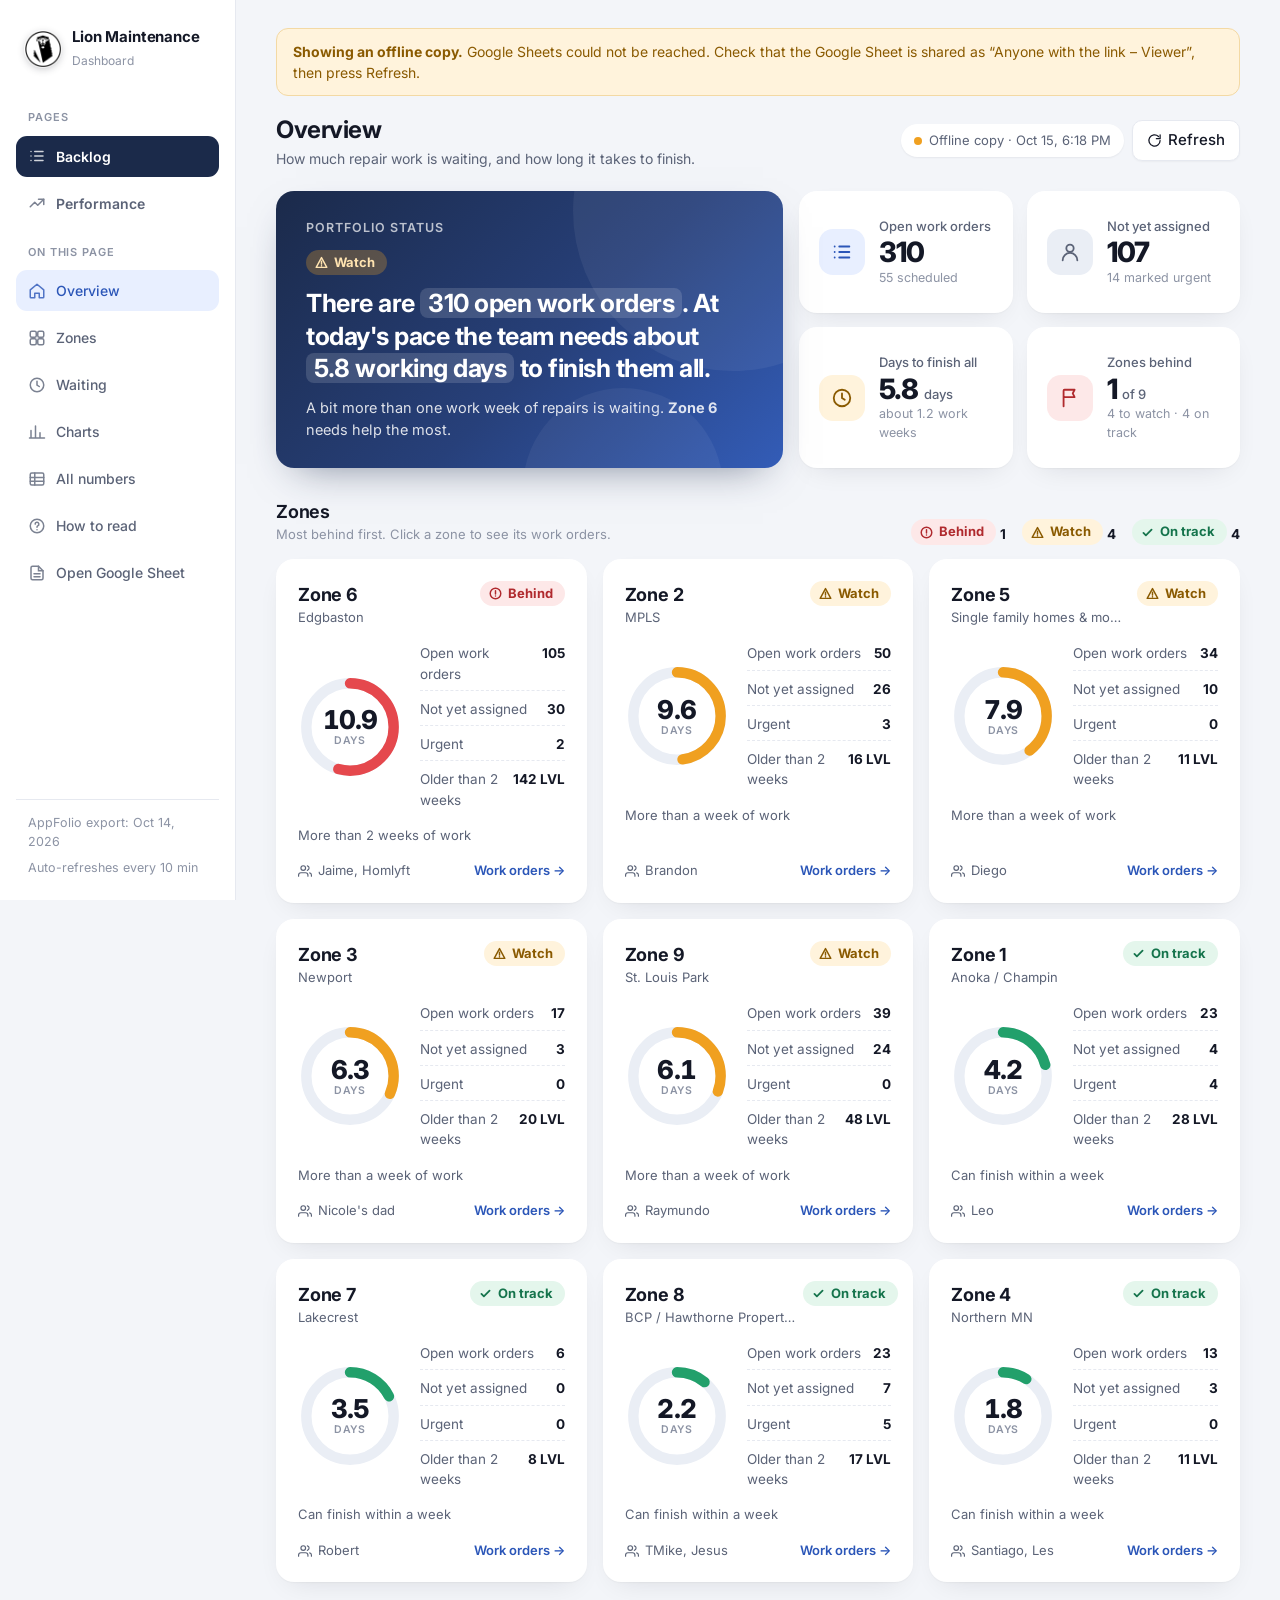
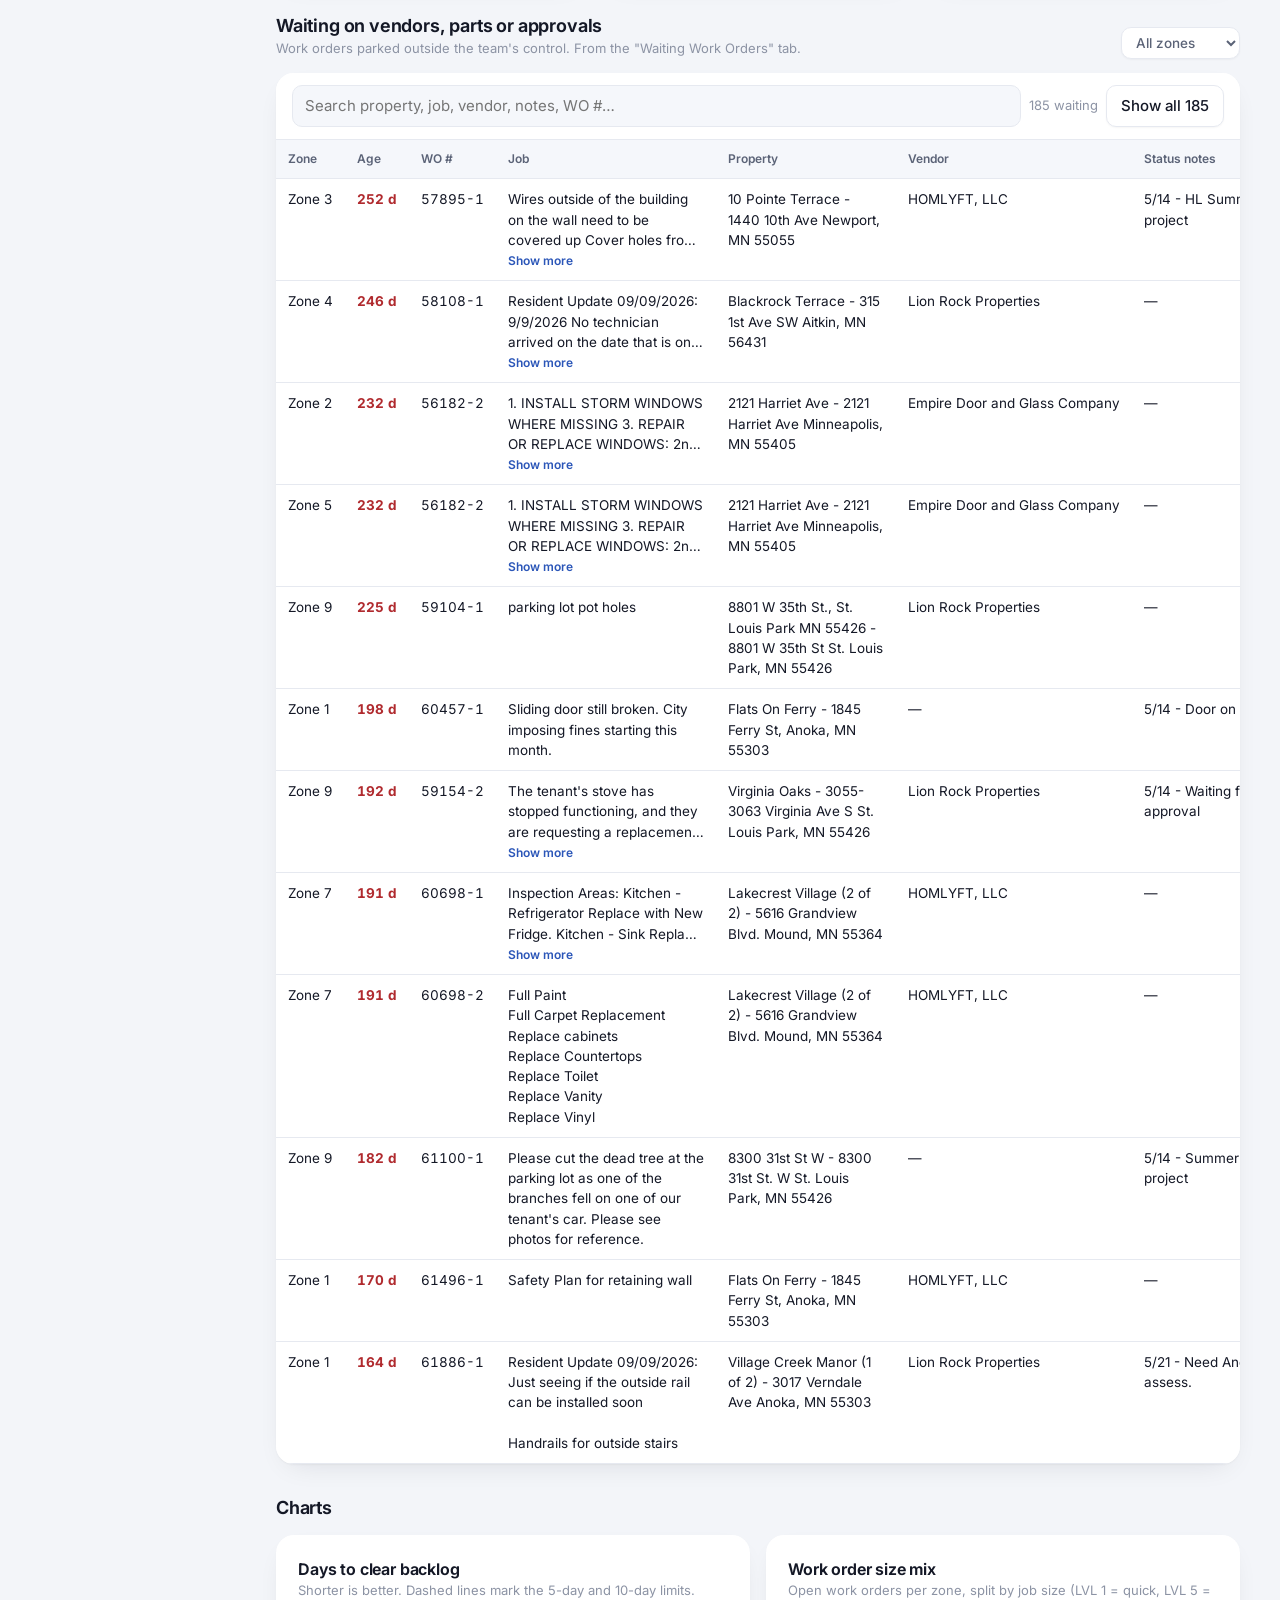
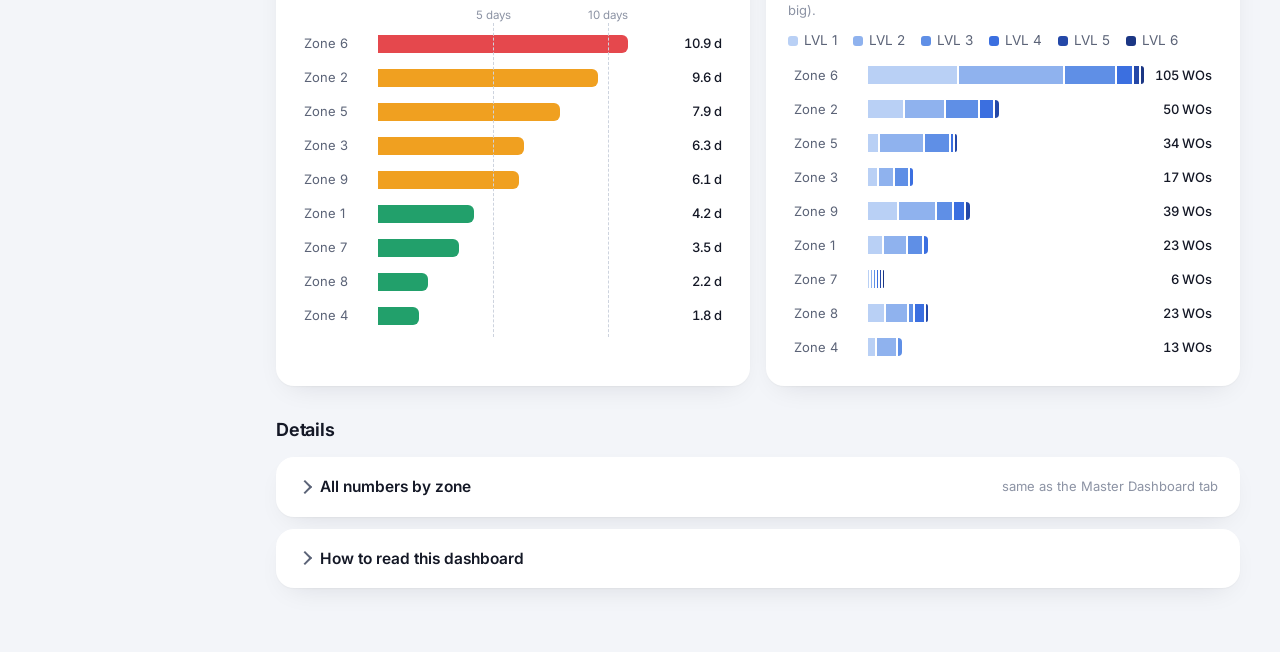
<file: index.html>
<!doctype html>
<html lang="en">
<head>
<meta charset="utf-8">
<meta name="viewport" content="width=device-width, initial-scale=1">
<title>Maintenance Backlog Dashboard</title>
<link rel="preconnect" href="https://fonts.googleapis.com">
<link href="https://fonts.googleapis.com/css2?family=Inter:wght@400;500;600;700;800&display=swap" rel="stylesheet">
<link rel="icon" type="image/png" href="favicon.png">
<link rel="apple-touch-icon" href="logo.png">
<link rel="stylesheet" href="styles.css">
</head>
<body>
<div class="app">
  <aside class="side">
    <div class="brand">
      <div class="logo"><img src="logo.png" alt="Lion logo" width="38" height="38"></div>
      <div><b>Lion Maintenance</b><span>Dashboard</span></div>
    </div>
    <div class="grp-label">Pages</div>
    <a href="index.html" class="page active"><svg viewBox="0 0 24 24" fill="none" stroke="currentColor" stroke-width="2" stroke-linecap="round"><path d="M9 6h11M9 12h11M9 18h11M4 6h.01M4 12h.01M4 18h.01"/></svg>Backlog</a>
    <a href="performance.html" class="page"><svg viewBox="0 0 24 24" fill="none" stroke="currentColor" stroke-width="2" stroke-linecap="round" stroke-linejoin="round"><path d="M3 17l6-6 4 4 8-8"/><path d="M14 7h7v7"/></svg>Performance</a>
    <div class="grp-label">On this page</div>
    <a href="#overview" class="active"><svg viewBox="0 0 24 24" fill="none" stroke="currentColor" stroke-width="2" stroke-linecap="round" stroke-linejoin="round"><path d="M3 10.5 12 3l9 7.5V20a1 1 0 0 1-1 1h-5v-6H9v6H4a1 1 0 0 1-1-1z"/></svg>Overview</a>
    <a href="#zones"><svg viewBox="0 0 24 24" fill="none" stroke="currentColor" stroke-width="2" stroke-linecap="round"><rect x="3" y="3" width="8" height="8" rx="2"/><rect x="13" y="3" width="8" height="8" rx="2"/><rect x="3" y="13" width="8" height="8" rx="2"/><rect x="13" y="13" width="8" height="8" rx="2"/></svg>Zones</a>
    <a href="#waiting"><svg viewBox="0 0 24 24" fill="none" stroke="currentColor" stroke-width="2" stroke-linecap="round"><circle cx="12" cy="12" r="9"/><path d="M12 7v5l3 2"/></svg>Waiting</a>
    <a href="#charts"><svg viewBox="0 0 24 24" fill="none" stroke="currentColor" stroke-width="2" stroke-linecap="round"><path d="M4 20V10M10 20V4M16 20v-7M22 20H2"/></svg>Charts</a>
    <a href="#table"><svg viewBox="0 0 24 24" fill="none" stroke="currentColor" stroke-width="2" stroke-linecap="round"><rect x="3" y="4" width="18" height="16" rx="2"/><path d="M3 10h18M3 15h18M9 4v16"/></svg>All numbers</a>
    <a href="#help"><svg viewBox="0 0 24 24" fill="none" stroke="currentColor" stroke-width="2" stroke-linecap="round"><circle cx="12" cy="12" r="9"/><path d="M9.5 9.5a2.5 2.5 0 1 1 3.5 2.3c-.7.4-1 .9-1 1.7M12 17h.01"/></svg>How to read</a>
    <a id="srcLink" target="_blank" rel="noopener"><svg viewBox="0 0 24 24" fill="none" stroke="currentColor" stroke-width="2" stroke-linecap="round"><path d="M14 3H6a2 2 0 0 0-2 2v14a2 2 0 0 0 2 2h12a2 2 0 0 0 2-2V9z"/><path d="M14 3v6h6M8 13h8M8 17h8"/></svg>Open Google Sheet</a>
    <div class="foot"><span id="footDate"></span><span>Auto-refreshes every 10 min</span></div>
  </aside>

  <main class="main"><div class="wrap">
    <div class="offline-bar" id="offlineBar" hidden><b>Showing an offline copy.</b> <span id="offlineWhy"></span> Check that the Google Sheet is shared as “Anyone with the link – Viewer”, then press Refresh.</div>
    <header class="topbar">
      <div><h1>Overview</h1><p class="sub">How much repair work is waiting, and how long it takes to finish.</p></div>
      <div class="src">
        <span class="pill"><span class="dot" id="srcDot"></span><span id="srcText">Loading…</span></span>
        <button class="btn" id="refreshBtn" type="button"><svg viewBox="0 0 24 24" fill="none" stroke="currentColor" stroke-width="2" stroke-linecap="round" stroke-linejoin="round"><path d="M21 12a9 9 0 1 1-2.6-6.4"/><path d="M21 3v6h-6"/></svg>Refresh</button>
      </div>
    </header>

    <section class="hero" id="overview" aria-live="polite">
      <div class="banner" id="summary"><p class="headline">Loading data from Google Sheets…</p></div>
      <div class="kpis" id="kpis"></div>
    </section>

    <div class="sec-head" id="zones">
      <div><h2>Zones</h2><p class="sub small">Most behind first. Click a zone to see its work orders.</p></div>
      <div class="legend" id="statusLegend"></div>
    </div>
    <section class="zones" id="zoneCards"></section>

    <div class="sec-head" id="waiting">
      <div><h2>Waiting on vendors, parts or approvals</h2><p class="sub small">Work orders parked outside the team's control. From the "Waiting Work Orders" tab.</p></div>
      <div class="legend"><select id="waitZone" class="btn" style="padding:6px 10px"><option value="">All zones</option></select></div>
    </div>
    <section class="card" style="padding:0">
      <div class="tools" style="border-radius:var(--r) var(--r) 0 0">
        <input type="search" id="waitSearch" placeholder="Search property, job, vendor, notes, WO #…">
        <span class="count" id="waitCount"></span>
        <button class="btn" type="button" id="waitMore" hidden>Show all</button>
      </div>
      <div class="table-wrap wotable" style="box-shadow:none"><table id="waitTable"></table></div>
    </section>

    <div class="sec-head" id="charts"><div><h2>Charts</h2></div></div>
    <div class="grid2">
      <section class="card">
        <h2 style="font-size:16px">Days to clear backlog</h2>
        <p class="sub small">Shorter is better. Dashed lines mark the 5-day and 10-day limits.</p>
        <div class="chart-body" id="daysChart"></div>
      </section>
      <section class="card">
        <h2 style="font-size:16px">Work order size mix</h2>
        <p class="sub small">Open work orders per zone, split by job size (LVL 1 = quick, LVL 5 = big).</p>
        <div class="legend" id="lvlLegend" style="margin:10px 0 0"></div>
        <div class="chart-body" id="lvlChart" style="padding-top:8px"></div>
      </section>
    </div>

    <div class="sec-head" id="table"><div><h2>Details</h2></div></div>
    <details class="card sect" style="margin-top:0">
      <summary>All numbers by zone <span class="small">same as the Master Dashboard tab</span></summary>
      <div class="inner table-wrap"><table id="zoneTable"></table></div>
    </details>
    <details class="card sect help" id="help">
      <summary>How to read this dashboard</summary>
      <div class="inner">
      <dl>
        <dt>Days to clear</dt><dd>If no new work came in, how many working days until every open work order is finished. This is the main number to watch.</dd>
        <dt>Status</dt><dd><span class="badge b-good" data-s="good"></span> up to 5 days (one work week) &nbsp; <span class="badge b-warn" data-s="warn"></span> 5–10 days &nbsp; <span class="badge b-crit" data-s="crit"></span> more than 10 days</dd>
        <dt>LVL (effort points)</dt><dd>Every work order gets a level by how long it takes a technician (1 = up to an hour … 8 = a full day). Adding them up gives the total effort waiting.<div class="table-wrap" style="margin-top:8px"><table id="lvlGuide"></table></div></dd>
        <dt>Daily capacity</dt><dd>How many LVL points the zone's technicians can finish in one day (the number next to each tech's name).</dd>
        <dt>Not yet assigned</dt><dd>Work orders still marked New — nobody is working on them yet.</dd>
        <dt>Where the data comes from</dt><dd>The Portfolio Maintenance &amp; Backlog Google Sheet (link in the sidebar). The page reloads it every 10 minutes.</dd>
      </dl>
      </div>
    </details>
  </div></main>
</div>

<div class="tip" id="tip" role="tooltip"></div>

<script src="parser.js"></script>
<script src="snapshot.js"></script>
<script>
(function () {
  const P = window.LionParser;
  const GOOD_MAX = 5, WARN_MAX = 10;              // days-to-clear thresholds
  const REFRESH_MS = 10 * 60 * 1000;
  const ICONS = {
    good: '<svg viewBox="0 0 16 16" aria-hidden="true"><path d="M3 8.5l3 3 7-7" fill="none" stroke="currentColor" stroke-width="2.2" stroke-linecap="round" stroke-linejoin="round"/></svg>',
    warn: '<svg viewBox="0 0 16 16" aria-hidden="true"><path d="M8 2l6.5 12h-13z" fill="none" stroke="currentColor" stroke-width="1.8" stroke-linejoin="round"/><path d="M8 6.5v3.5M8 12v.2" stroke="currentColor" stroke-width="1.8" stroke-linecap="round"/></svg>',
    crit: '<svg viewBox="0 0 16 16" aria-hidden="true"><circle cx="8" cy="8" r="6.5" fill="none" stroke="currentColor" stroke-width="1.8"/><path d="M8 4.5v4.2M8 11v.2" stroke="currentColor" stroke-width="1.8" stroke-linecap="round"/></svg>'
  };
  const LABEL = { good: 'On track', warn: 'Watch', crit: 'Behind' };
  const TECH_ICON = '<svg viewBox="0 0 24 24" fill="none" stroke="currentColor" stroke-width="2" stroke-linecap="round" stroke-linejoin="round" aria-hidden="true"><path d="M17 21v-2a4 4 0 0 0-4-4H5a4 4 0 0 0-4 4v2"/><circle cx="9" cy="7" r="4"/><path d="M23 21v-2a4 4 0 0 0-3-3.87M16 3.13a4 4 0 0 1 0 7.75"/></svg>';
  const WHY = { good: 'Can finish within a week', warn: 'More than a week of work', crit: 'More than 2 weeks of work' };
  const $ = id => document.getElementById(id);
  const esc = s => String(s == null ? '' : s).replace(/[&<>"']/g, c => ({ '&': '&amp;', '<': '&lt;', '>': '&gt;', '"': '&quot;', "'": '&#39;' }[c]));
  const fmt = (n, d = 0) => Number(n || 0).toLocaleString(undefined, { minimumFractionDigits: d, maximumFractionDigits: d });
  const status = days => days > WARN_MAX ? 'crit' : days > GOOD_MAX ? 'warn' : 'good';
  const badge = s => `<span class="badge b-${s}">${ICONS[s]}${LABEL[s]}</span>`;
  const shortGroup = g => (g || '').length > 40 ? g.split(',')[0] + ' & more' : (g || '');
  const niceDate = s => s ? new Date(s + 'T00:00').toLocaleDateString(undefined, { month: 'short', day: 'numeric', year: 'numeric' }) : '—';
  const rosterText = z => typeof z.roster === 'string' ? z.roster : (z.roster || []).map(r => `${r.name} (${r.cap})`).join(', ');
  const techNames = z => (z.roster && typeof z.roster !== 'string') ? z.roster.filter(r => r.cap > 0).map(r => r.name).join(', ') : rosterText(z);

  let model = null;
  let waitExpanded = false;

  // ---------- data loading ----------
  async function loadLive() {
    const texts = {};
    await Promise.all(P.TABS.map(async tab => {
      const res = await fetch(P.csvUrl(tab), { cache: 'no-store' });
      if (!res.ok) { if (P.OPTIONAL_TABS.includes(tab)) { console.warn(tab + ' HTTP ' + res.status + ' (optional tab, skipped)'); return; } throw new Error(tab + ' HTTP ' + res.status); }
      texts[tab] = await res.text();
    }));
    const m = P.buildModel(texts);
    if (!m.zones.length) throw new Error('No zones found in sheet');
    return m;
  }

  async function load() {
    $('refreshBtn').disabled = true;
    $('srcText').textContent = 'Loading…';
    try {
      model = await loadLive();
      $('srcDot').className = 'dot live';
      $('offlineBar').hidden = true;
      $('srcText').textContent = 'Live · updated ' + new Date().toLocaleTimeString([], { hour: 'numeric', minute: '2-digit' });
    } catch (e) {
      console.warn('Live load failed, using snapshot:', e);
      $('offlineBar').hidden = false;
      $('offlineWhy').textContent = /401|403/.test(String(e)) ? 'Google Sheets refused access (' + (String(e).match(/40[13]/)||[''])[0] + ').' : 'Google Sheets could not be reached.';
      if (!model && window.LION_SNAPSHOT) model = window.LION_SNAPSHOT;
      $('srcDot').className = 'dot off';
      $('srcText').textContent = window.LION_SNAPSHOT
        ? 'Offline copy · ' + new Date(window.LION_SNAPSHOT.snapshotAt).toLocaleString([], { month: 'short', day: 'numeric', hour: 'numeric', minute: '2-digit' })
        : 'Could not load data';
    }
    $('refreshBtn').disabled = false;
    if (model) render();
  }

  // ---------- rendering ----------
  function render() {
    const zones = model.zones.slice().sort((a, b) => b.days - a.days);
    const k = model.kpi, t = model.total || {};
    const counts = { good: 0, warn: 0, crit: 0 };
    zones.forEach(z => counts[status(z.days)]++);
    const pStatus = status(k.days);
    const crit = zones.filter(z => status(z.days) === 'crit');
    const dates = model.exportDates.min === model.exportDates.max ? niceDate(model.exportDates.max) : niceDate(model.exportDates.min) + ' – ' + niceDate(model.exportDates.max);

    // Headline banner
    const meaning = pStatus === 'good' ? 'The team can finish everything within one work week.'
      : pStatus === 'warn' ? 'A bit more than one work week of repairs is waiting.'
      : 'More than two weeks of repairs are waiting — the team needs help.';
    const critText = crit.length ? ` <b>${crit.map(z => z.id).join(' and ')}</b> ${crit.length > 1 ? 'need' : 'needs'} help the most.` : '';
    $('summary').innerHTML = `
      <div class="eyebrow">Portfolio status</div>
      ${badge(pStatus)}
      <p class="headline">There are <span class="hl">${fmt(k.openWos)} open work orders</span>. At today's pace the team needs about <span class="hl">${fmt(k.days, 1)} working days</span> to finish them all.</p>
      <p class="meaning">${meaning}${critText}</p>`;
    $('footDate').textContent = 'AppFolio export: ' + dates;

    const KI = {
      list: '<svg viewBox="0 0 24 24" fill="none" stroke="currentColor" stroke-width="2" stroke-linecap="round"><path d="M9 6h11M9 12h11M9 18h11M4 6h.01M4 12h.01M4 18h.01"/></svg>',
      user: '<svg viewBox="0 0 24 24" fill="none" stroke="currentColor" stroke-width="2" stroke-linecap="round"><circle cx="12" cy="8" r="4"/><path d="M4 21a8 8 0 0 1 16 0"/></svg>',
      clock: '<svg viewBox="0 0 24 24" fill="none" stroke="currentColor" stroke-width="2" stroke-linecap="round"><circle cx="12" cy="12" r="9"/><path d="M12 7v5l3 2"/></svg>',
      flag: '<svg viewBox="0 0 24 24" fill="none" stroke="currentColor" stroke-width="2" stroke-linecap="round" stroke-linejoin="round"><path d="M5 21V4a1 1 0 0 1 1-1h11l-2 4 2 4H6"/></svg>'
    };
    const zonesTone = counts.crit ? 'crit' : counts.warn ? 'warn' : 'good';
    $('kpis').innerHTML = [
      ['blue', KI.list, 'Open work orders', fmt(k.openWos), '', `${fmt(t.scheduled)} scheduled`],
      ['gray', KI.user, 'Not yet assigned', fmt(t.newWos), '', t.urgent ? `${fmt(t.urgent)} marked urgent` : 'waiting for a tech'],
      [pStatus, KI.clock, 'Days to finish all', fmt(k.days, 1), 'days', `about ${fmt(k.weeks, 1)} work weeks`],
      [zonesTone, KI.flag, 'Zones behind', fmt(counts.crit), `of ${zones.length}`, `${counts.warn} to watch · ${counts.good} on track`]
    ].map(([tone, ico, l, v, u, h]) => `<div class="card kpi"><div class="ico ${tone}">${ico}</div><div><div class="label">${l}</div><div class="value">${v}${u ? `<small>${u}</small>` : ''}</div><div class="hint">${h}</div></div></div>`).join('');

    $('statusLegend').innerHTML = ['crit', 'warn', 'good'].map(s => `<span>${badge(s)}<span class="n">${counts[s]}</span></span>`).join('');
    document.querySelectorAll('[data-s]').forEach(el => { const s = el.dataset.s; el.innerHTML = ICONS[s] + LABEL[s]; });

    // Zone cards (ring = days to finish; a full ring is twice the "behind" limit)
    const RING_MAX = WARN_MAX * 2, R = 42, C = 2 * Math.PI * R;
    $('zoneCards').innerHTML = zones.map(z => {
      const s = status(z.days);
      const frac = Math.min(1, z.days / RING_MAX);
      return `<a class="card zone" href="${zoneUrl(z.id)}">
        <div class="zt"><div><div class="name">${esc(z.id)}</div><div class="grp" title="${esc(z.group)}">${esc(shortGroup(z.group))}</div></div>${badge(s)}</div>
        <div class="body">
          <div class="ring" role="img" aria-label="${fmt(z.days, 1)} days to finish">
            <svg viewBox="0 0 100 100"><circle class="bg" cx="50" cy="50" r="${R}"/><circle class="fg" cx="50" cy="50" r="${R}" stroke="var(--${s})" stroke-dasharray="${C}" stroke-dashoffset="${C * (1 - frac)}"/></svg>
            <div class="c"><b class="num">${fmt(z.days, 1)}</b><span>days</span></div>
          </div>
          <div class="stats">
            <div><span>Open work orders</span><b>${fmt(z.openWos)}</b></div>
            <div><span>Not yet assigned</span><b>${fmt(z.newWos)}</b></div>
            <div><span>Urgent</span><b class="${z.urgent ? 'net-up' : ''}">${fmt(z.urgent)}</b></div>
            <div><span>Older than 2 weeks</span><b>${fmt(z.over2wk)} LVL</b></div>
          </div>
        </div>
        <div class="why">${WHY[s]}</div>
        <div class="foot"><span class="techs" title="${esc(rosterText(z))}">${TECH_ICON}${esc(techNames(z) || '—')}</span><span class="more">Work orders →</span></div>
      </a>`;
    }).join('');

    renderWaiting();
    $('lvlGuide').innerHTML = (model.assessment || []).length ? '<thead><tr><th class="l">LVL</th><th class="l">Time</th><th class="l">Typical work</th></tr></thead><tbody>' +
      model.assessment.map(a => `<tr><td class="l"><span class="lvl c${a.lvl} " style="background:var(--l${Math.max(1, a.lvl)})">${a.lvl}</span></td><td class="l">${esc(a.duration)}</td><td class="wrapcell">${esc(a.scope)}</td></tr>`).join('') + '</tbody>' : '';

    // Days chart
    const axisMax = Math.ceil(Math.max(WARN_MAX + 2, ...zones.map(z => z.days)) / 2) * 2;
    const pct = v => v / axisMax * 100;
    $('daysChart').innerHTML = zones.map((z, i) => {
      const s = status(z.days);
      return `<div class="chart-row" data-tip="days" data-zone="${esc(z.id)}">
        <div class="lab">${esc(z.id)}</div>
        <div class="track">
          ${i === 0 ? `<span class="ref-lab" style="left:${pct(GOOD_MAX)}%">5 days</span><span class="ref-lab" style="left:${pct(WARN_MAX)}%">10 days</span>` : ''}
          <span class="ref" style="left:${pct(GOOD_MAX)}%"></span><span class="ref" style="left:${pct(WARN_MAX)}%"></span>
          <div class="bar" style="width:${pct(z.days)}%"><span style="flex:1;background:var(--${s})"></span></div>
        </div>
        <div class="val num">${fmt(z.days, 1)} d</div></div>`;
    }).join('');

    // LVL mix chart
    const LEVELS = model.levels || 5;
    $('lvlLegend').innerHTML = Array.from({ length: LEVELS }, (_, i) => i + 1).map(l => `<span><i class="sw" style="background:var(--l${l})"></i>LVL ${l}</span>`).join('');
    const maxWos = Math.max(...zones.map(z => z.openWos));
    $('lvlChart').innerHTML = zones.map(z => {
      const lv = z.lvl || [];
      return `<div class="chart-row" data-tip="lvl" data-zone="${esc(z.id)}">
        <div class="lab">${esc(z.id)}</div>
        <div class="track"><div class="bar" style="width:${z.openWos / maxWos * 100}%">
          ${lv.map((c, i) => c ? `<span style="flex:${c};background:var(--l${i + 1})"></span>` : '').join('')}
        </div></div>
        <div class="val num">${fmt(z.openWos)} WOs</div></div>`;
    }).join('');

    // Table
    const head = ['Zone', 'Status', 'Property group', 'Techs', 'Open WOs', 'LVL backlog', 'LVL / day', 'Days', 'Weeks', 'LVL >1 wk', 'LVL >2 wk', 'Scheduled', 'New', 'Urgent', 'Waiting', ...Array.from({ length: LEVELS }, (_, i) => 'L' + (i + 1))];
    const row = (z, s) => [
      `<td>${esc(z.id)}</td>`, `<td class="l">${s ? badge(s) : ''}</td>`, `<td class="l" title="${esc(z.group)}">${esc(shortGroup(z.group))}</td>`,
      `<td class="l">${esc(rosterText(z))}</td>`,
      ...[z.openWos, z.totalLvl, z.dailyCap].map(v => `<td class="num">${fmt(v)}</td>`),
      `<td class="num">${fmt(z.days, 2)}</td>`, `<td class="num">${fmt(z.weeks, 2)}</td>`,
      ...[z.over1wk, z.over2wk, z.scheduled, z.newWos, z.urgent, z.waiting, ...(z.lvl || [])].map(v => `<td class="num">${fmt(v)}</td>`)
    ].join('');
    $('zoneTable').innerHTML = `<thead><tr>${head.map((h, i) => `<th class="${i < 4 ? 'l' : ''}">${h}</th>`).join('')}</tr></thead>
      <tbody>${model.zones.map(z => `<tr class="click" data-zone="${esc(z.id)}" tabindex="0">${row(z, status(z.days))}</tr>`).join('')}</tbody>
      ${t.id ? `<tfoot><tr>${row({ ...t, id: 'Portfolio total' }, pStatus)}</tr></tfoot>` : ''}`;
  }

  // ---------- waiting work orders ----------
  function renderWaiting() {
    const all = model.waiting || [];
    const sel = $('waitZone'), keep = sel.value;
    sel.innerHTML = '<option value="">All zones</option>' + model.zones.map(z => `<option value="${esc(z.id)}">${esc(z.id)} (${z.waiting || 0})</option>`).join('');
    sel.value = keep;
    const q = $('waitSearch').value.trim().toLowerCase(), zf = sel.value;
    const list = all.filter(w => (!zf || w.zone === zf) && (!q || [w.property, w.wo, w.desc, w.vendor, w.notes].join(' ').toLowerCase().includes(q)))
      .sort((a, b) => (b.age || 0) - (a.age || 0));
    $('waitCount').textContent = list.length === all.length ? `${all.length} waiting` : `${list.length} of ${all.length} waiting`;
    const LIMIT = 12, shown = waitExpanded ? list : list.slice(0, LIMIT);
    $('waitMore').hidden = list.length <= LIMIT;
    $('waitMore').textContent = waitExpanded ? 'Show fewer' : `Show all ${list.length}`;
    if (!all.length) { $('waitTable').innerHTML = '<tbody><tr><td class="l">No waiting work orders in the sheet.</td></tr></tbody>'; return; }
    $('waitTable').innerHTML = `<thead><tr><th class="l">Zone</th><th class="l">Age</th><th class="l">WO #</th><th class="l">Job</th><th class="l">Property</th><th class="l">Vendor</th><th class="l">Status notes</th><th class="l">Scheduled</th></tr></thead>
      <tbody>${shown.map(w => { const long = w.desc.length > 140; return `<tr>
        <td class="l">${esc(w.zone || '—')}</td>
        <td class="l num ${w.age > 60 ? 'age-hi' : w.age > 30 ? 'age-md' : ''}">${w.age == null ? '—' : fmt(w.age) + ' d'}</td>
        <td class="l num">${esc(w.wo)}</td>
        <td class="wrapcell" style="max-width:380px"><div class="jobtxt${long ? '' : ' open'}">${esc(w.desc)}</div>${long ? '<span class="hint">Show more</span>' : ''}</td>
        <td class="wrapcell" style="min-width:180px">${esc(w.property)}</td>
        <td class="l">${esc(w.vendor || '—')}</td>
        <td class="wrapcell" style="min-width:160px">${esc(w.notes || '—')}</td>
        <td class="l num">${w.start ? niceDate(w.start) : '—'}</td></tr>`; }).join('') || '<tr><td class="l" colspan="8">No work orders match.</td></tr>'}</tbody>`;
  }
  $('waitMore').addEventListener('click', () => { waitExpanded = !waitExpanded; renderWaiting(); });
  $('waitZone').addEventListener('change', () => { waitExpanded = false; renderWaiting(); });
  $('waitSearch').addEventListener('input', () => { waitExpanded = false; renderWaiting(); });
  document.addEventListener('click', e => {
    const cell = e.target.closest('td'); const j = cell && cell.querySelector('.jobtxt'), h = cell && cell.querySelector('.hint');
    if (j && h) { j.classList.toggle('open'); h.textContent = j.classList.contains('open') ? 'Show less' : 'Show more'; }
  });

  // ---------- tooltip ----------
  const tip = $('tip');
  document.addEventListener('mousemove', e => {
    const row = e.target.closest('[data-tip]');
    if (!row || !model) { tip.style.display = 'none'; return; }
    const z = model.zones.find(x => x.id === row.dataset.zone);
    if (!z) return;
    let html = `<b>${esc(z.id)} · ${esc(shortGroup(z.group))}</b>`;
    if (row.dataset.tip === 'days') {
      html += `<div class="r"><span>Days to clear</span><span class="num">${fmt(z.days, 2)}</span></div>
        <div class="r"><span>LVL waiting</span><span class="num">${fmt(z.totalLvl)}</span></div>
        <div class="r"><span>Capacity / day</span><span class="num">${fmt(z.dailyCap)}</span></div>${badge(status(z.days))}`;
    } else {
      (z.lvl || []).forEach((c, i) => { html += `<div class="r"><span><i class="sw" style="background:var(--l${i + 1})"></i>LVL ${i + 1}</span><span class="num">${fmt(c)}</span></div>`; });
      html += `<div class="r" style="border-top:1px solid rgba(255,255,255,.2);margin-top:4px;padding-top:4px"><span>Total</span><span class="num">${fmt(z.openWos)}</span></div>`;
    }
    tip.innerHTML = html;
    tip.style.display = 'block';
    const w = tip.offsetWidth, h = tip.offsetHeight;
    tip.style.left = Math.min(e.clientX + 14, innerWidth - w - 8) + 'px';
    tip.style.top = Math.min(e.clientY + 14, innerHeight - h - 8) + 'px';
  });

  // ---------- zone drill-down: opens zone.html in a new tab ----------
  const zoneUrl = id => 'zone.html?zone=' + encodeURIComponent(id);
  document.addEventListener('click', e => {
    const z = e.target.closest('tr[data-zone]');
    if (z) location.href = zoneUrl(z.dataset.zone);
  });
  document.addEventListener('keydown', e => {
    const z = e.target.closest && e.target.closest('tr[data-zone]');
    if (z && e.key === 'Enter') location.href = zoneUrl(z.dataset.zone);
  });

  $('srcLink').href = 'https://docs.google.com/spreadsheets/d/' + P.SHEET_ID + '/edit';

  // Highlight the sidebar link for the section currently in view
  const navLinks = [...document.querySelectorAll('.side a[href^="#"]')];
  const sections = navLinks.map(a => document.querySelector(a.getAttribute('href'))).filter(Boolean);
  const io = new IntersectionObserver(entries => {
    entries.forEach(en => { if (en.isIntersecting) navLinks.forEach(a => a.classList.toggle('active', a.getAttribute('href') === '#' + en.target.id)); });
  }, { rootMargin: '-30% 0px -60% 0px' });
  sections.forEach(s => io.observe(s));
  $('refreshBtn').addEventListener('click', load);

  if (window.LION_SNAPSHOT) { model = window.LION_SNAPSHOT; render(); }
  load();
  setInterval(load, REFRESH_MS);
})();
</script>
</body>
</html>
</file>
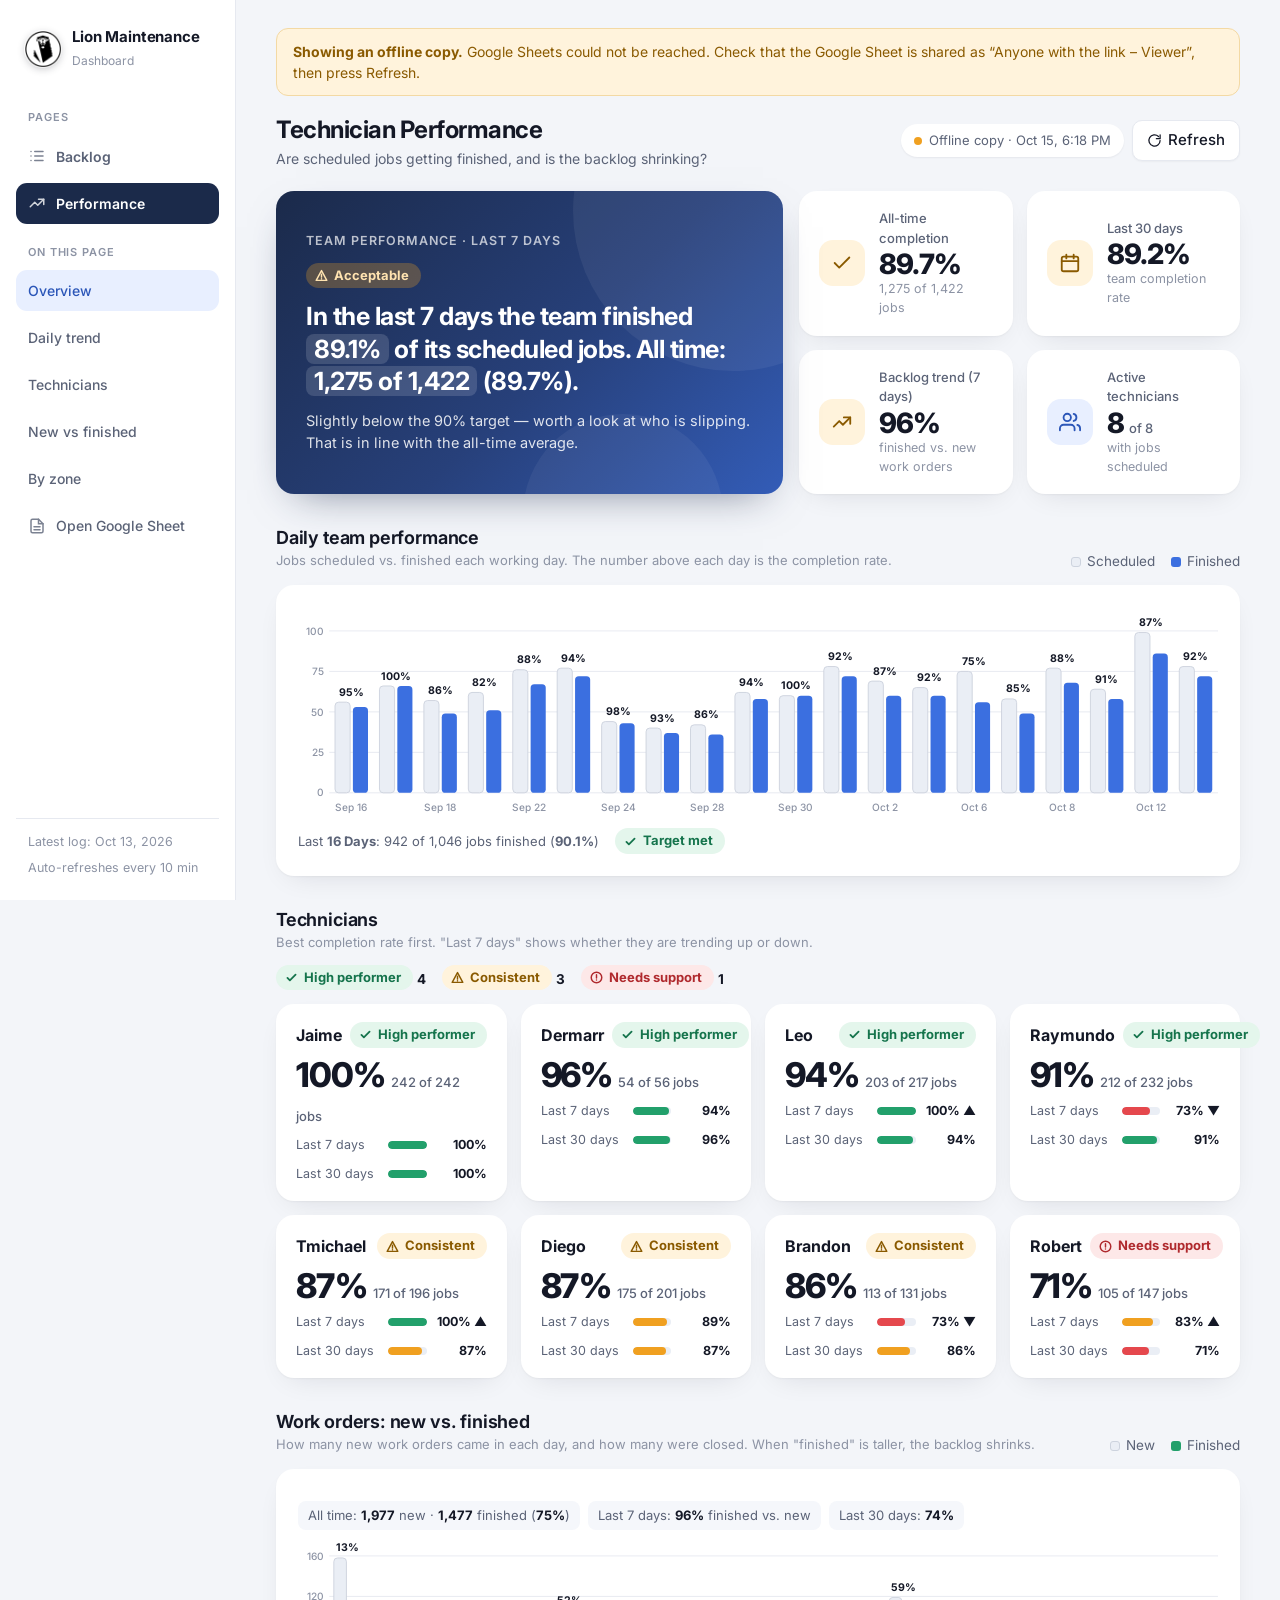
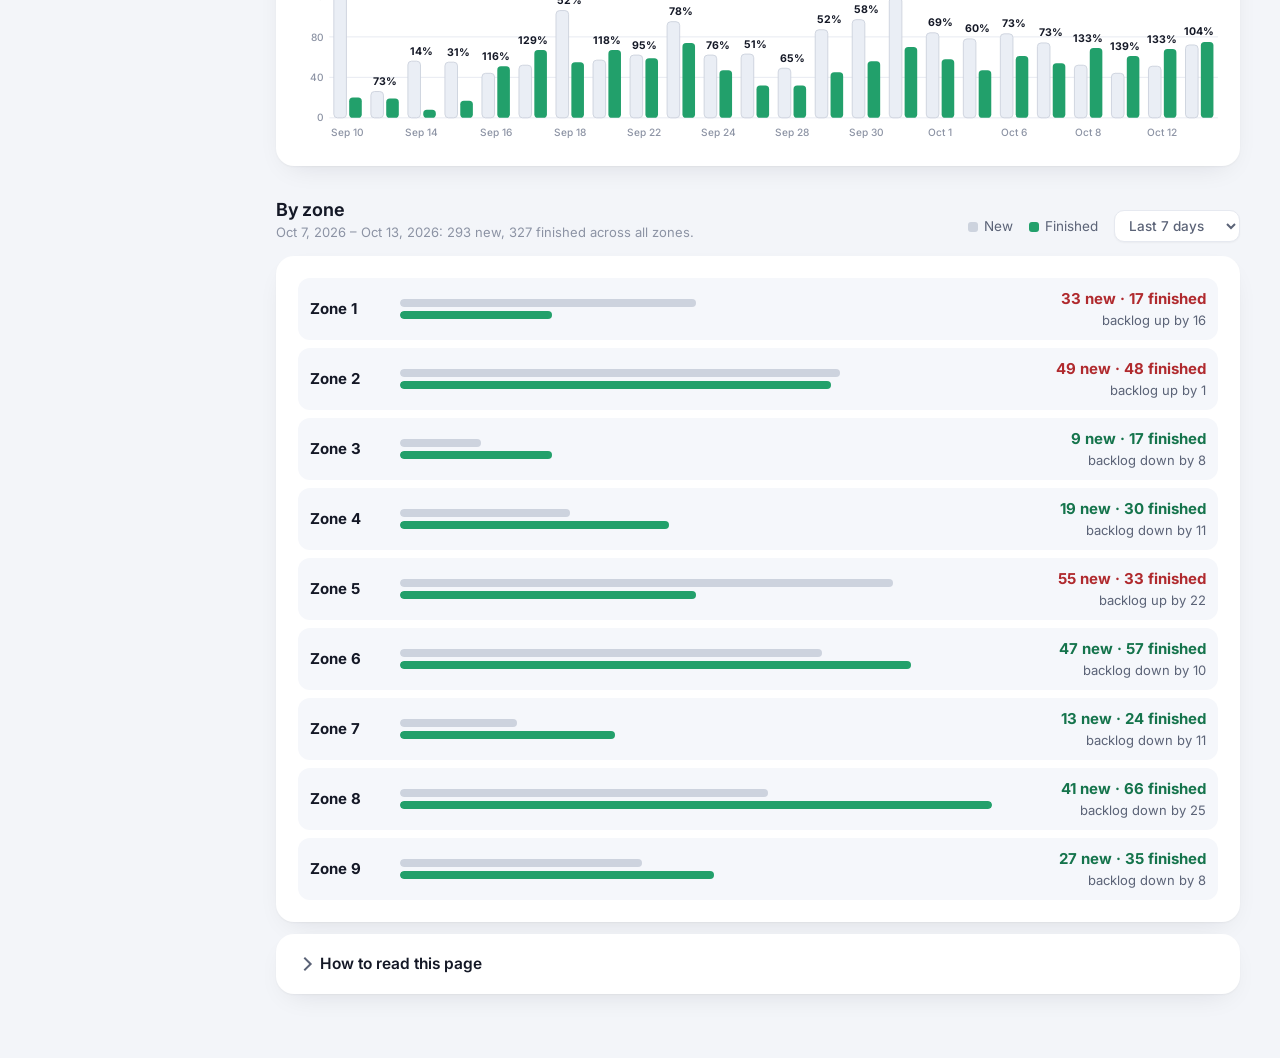
<file: performance.html>
<!doctype html>
<html lang="en">
<head>
<meta charset="utf-8">
<meta name="viewport" content="width=device-width, initial-scale=1">
<title>Technician Performance</title>
<link rel="preconnect" href="https://fonts.googleapis.com">
<link href="https://fonts.googleapis.com/css2?family=Inter:wght@400;500;600;700;800&display=swap" rel="stylesheet">
<link rel="icon" type="image/png" href="favicon.png">
<link rel="apple-touch-icon" href="logo.png">
<link rel="stylesheet" href="styles.css">
</head>
<body>
<div class="app">
  <aside class="side">
    <div class="brand">
      <div class="logo"><img src="logo.png" alt="Lion logo" width="38" height="38"></div>
      <div><b>Lion Maintenance</b><span>Dashboard</span></div>
    </div>
    <div class="grp-label">Pages</div>
    <a href="index.html" class="page"><svg viewBox="0 0 24 24" fill="none" stroke="currentColor" stroke-width="2" stroke-linecap="round"><path d="M9 6h11M9 12h11M9 18h11M4 6h.01M4 12h.01M4 18h.01"/></svg>Backlog</a>
    <a href="performance.html" class="page active"><svg viewBox="0 0 24 24" fill="none" stroke="currentColor" stroke-width="2" stroke-linecap="round" stroke-linejoin="round"><path d="M3 17l6-6 4 4 8-8"/><path d="M14 7h7v7"/></svg>Performance</a>
    <div class="grp-label">On this page</div>
    <a href="#overview">Overview</a>
    <a href="#daily">Daily trend</a>
    <a href="#techs">Technicians</a>
    <a href="#flow">New vs finished</a>
    <a href="#zones">By zone</a>
    <a id="srcLink" target="_blank" rel="noopener"><svg viewBox="0 0 24 24" fill="none" stroke="currentColor" stroke-width="2" stroke-linecap="round"><path d="M14 3H6a2 2 0 0 0-2 2v14a2 2 0 0 0 2 2h12a2 2 0 0 0 2-2V9z"/><path d="M14 3v6h6M8 13h8M8 17h8"/></svg>Open Google Sheet</a>
    <div class="foot"><span id="footDate"></span><span>Auto-refreshes every 10 min</span></div>
  </aside>

  <main class="main"><div class="wrap">
    <div class="offline-bar" id="offlineBar" hidden><b>Showing an offline copy.</b> <span id="offlineWhy"></span> Check that the Google Sheet is shared as “Anyone with the link – Viewer”, then press Refresh.</div>
    <header class="topbar">
      <div><h1>Technician Performance</h1><p class="sub">Are scheduled jobs getting finished, and is the backlog shrinking?</p></div>
      <div class="src">
        <span class="pill"><span class="dot" id="srcDot"></span><span id="srcText">Loading…</span></span>
        <button class="btn" id="refreshBtn" type="button"><svg viewBox="0 0 24 24" fill="none" stroke="currentColor" stroke-width="2" stroke-linecap="round" stroke-linejoin="round"><path d="M21 12a9 9 0 1 1-2.6-6.4"/><path d="M21 3v6h-6"/></svg>Refresh</button>
      </div>
    </header>

    <section class="hero" id="overview" aria-live="polite">
      <div class="banner" id="summary"><p class="headline">Loading data from Google Sheets…</p></div>
      <div class="kpis" id="kpis"></div>
    </section>

    <div class="sec-head" id="daily"><div><h2>Daily team performance</h2><p class="sub small">Jobs scheduled vs. finished each working day. The number above each day is the completion rate.</p></div>
      <div class="legend"><span><i class="sw" style="background:var(--surface-3);border:1px solid var(--axis)"></i>Scheduled</span><span><i class="sw" style="background:var(--accent)"></i>Finished</span></div></div>
    <section class="card"><div id="dailyChart"></div><div class="chart-foot" id="dailyFoot"></div></section>

    <div class="sec-head" id="techs"><div><h2>Technicians</h2><p class="sub small">Best completion rate first. "Last 7 days" shows whether they are trending up or down.</p></div><div class="legend" id="techLegend"></div></div>
    <section class="techs" id="techCards"></section>

    <div class="sec-head" id="flow"><div><h2>Work orders: new vs. finished</h2><p class="sub small">How many new work orders came in each day, and how many were closed. When "finished" is taller, the backlog shrinks.</p></div>
      <div class="legend"><span><i class="sw" style="background:var(--surface-3);border:1px solid var(--axis)"></i>New</span><span><i class="sw" style="background:var(--good)"></i>Finished</span></div></div>
    <section class="card"><div class="chips" id="flowChips"></div><div id="flowChart"></div></section>

    <div class="sec-head" id="zones"><div><h2>By zone</h2><p class="sub small" id="zoneSub">New vs. finished work orders per zone.</p></div>
      <div class="legend"><span><i class="sw" style="background:var(--axis)"></i>New</span><span><i class="sw" style="background:var(--good)"></i>Finished</span>
        <select id="zoneRange" class="btn" style="padding:6px 10px"><option value="7">Last 7 days</option><option value="14">Last 14 days</option><option value="28">Last 28 days</option></select></div></div>
    <section class="card"><div class="zrows" id="zoneRows"></div></section>

    <details class="card sect help">
      <summary>How to read this page</summary>
      <div class="inner"><dl>
        <dt>Completion rate</dt><dd>Jobs finished ÷ jobs scheduled. 90% or more is the target; 80–89% is acceptable; under 80% needs attention.</dd>
        <dt>Last 7 / 30 days</dt><dd>The same rate, but only counting the trailing 7 or 30 days. Compare it with the all-time rate to see if things are improving.</dd>
        <dt>New vs. finished</dt><dd>New = work orders created that day. Finished = work orders closed that day. More finished than new means the backlog is going down.</dd>
      </dl></div>
    </details>
  </div></main>
</div>
<div class="tip" id="tip" role="tooltip"></div>

<script src="perf-parser.js"></script>
<script src="snapshot-perf.js"></script>
<script>
(function () {
  const P = window.LionPerf;
  const REFRESH_MS = 10 * 60 * 1000;
  const ICONS = {
    good: '<svg viewBox="0 0 16 16" aria-hidden="true"><path d="M3 8.5l3 3 7-7" fill="none" stroke="currentColor" stroke-width="2.2" stroke-linecap="round" stroke-linejoin="round"/></svg>',
    warn: '<svg viewBox="0 0 16 16" aria-hidden="true"><path d="M8 2l6.5 12h-13z" fill="none" stroke="currentColor" stroke-width="1.8" stroke-linejoin="round"/><path d="M8 6.5v3.5M8 12v.2" stroke="currentColor" stroke-width="1.8" stroke-linecap="round"/></svg>',
    crit: '<svg viewBox="0 0 16 16" aria-hidden="true"><circle cx="8" cy="8" r="6.5" fill="none" stroke="currentColor" stroke-width="1.8"/><path d="M8 4.5v4.2M8 11v.2" stroke="currentColor" stroke-width="1.8" stroke-linecap="round"/></svg>'
  };
  const $ = id => document.getElementById(id);
  const esc = s => String(s == null ? '' : s).replace(/[&<>"']/g, c => ({ '&': '&amp;', '<': '&lt;', '>': '&gt;', '"': '&quot;', "'": '&#39;' }[c]));
  const fmt = (n, d = 0) => Number(n || 0).toLocaleString(undefined, { minimumFractionDigits: d, maximumFractionDigits: d });
  const pc = (v, d = 0) => v == null ? '—' : fmt(v * 100, d) + '%';
  const tone = r => r == null ? 'warn' : r >= 0.9 ? 'good' : r >= 0.8 ? 'warn' : 'crit';
  const LABEL = { good: 'Target met', warn: 'Acceptable', crit: 'Needs attention' };
  const TECH_LABEL = { good: 'High performer', warn: 'Consistent', crit: 'Needs support' };
  const badge = (s, labels = LABEL) => `<span class="badge b-${s}">${ICONS[s]}${labels[s]}</span>`;
  const niceDate = s => s ? new Date(s + 'T00:00').toLocaleDateString(undefined, { month: 'short', day: 'numeric', year: 'numeric' }) : '—';
  const shortDate = s => new Date(s + 'T00:00').toLocaleDateString(undefined, { month: 'short', day: 'numeric' });
  const addDays = (s, n) => { const d = new Date(s + 'T00:00'); d.setDate(d.getDate() + n); return d.toISOString().slice(0, 10); };

  let model = null;

  async function loadLive() {
    const texts = {};
    await Promise.all(P.TABS.map(async tab => {
      const res = await fetch(P.csvUrl(tab), { cache: 'no-store' });
      if (!res.ok) throw new Error(tab + ' HTTP ' + res.status);
      texts[tab] = await res.text();
    }));
    const m = P.buildModel(texts);
    if (!m.perf.daily.length) throw new Error('No daily rows found');
    return m;
  }
  async function load() {
    $('refreshBtn').disabled = true;
    $('srcText').textContent = 'Loading…';
    try {
      model = await loadLive();
      $('srcDot').className = 'dot live';
      $('offlineBar').hidden = true;
      $('srcText').textContent = 'Live · updated ' + new Date().toLocaleTimeString([], { hour: 'numeric', minute: '2-digit' });
    } catch (e) {
      console.warn('Live load failed, using snapshot:', e);
      $('offlineBar').hidden = false;
      $('offlineWhy').textContent = /401|403/.test(String(e)) ? 'Google Sheets refused access (' + (String(e).match(/40[13]/)||[''])[0] + ').' : 'Google Sheets could not be reached.';
      if (!model && window.LION_PERF_SNAPSHOT) model = window.LION_PERF_SNAPSHOT;
      $('srcDot').className = 'dot off';
      $('srcText').textContent = window.LION_PERF_SNAPSHOT ? 'Offline copy · ' + new Date(window.LION_PERF_SNAPSHOT.snapshotAt).toLocaleString([], { month: 'short', day: 'numeric', hour: 'numeric', minute: '2-digit' }) : 'Could not load data';
    }
    $('refreshBtn').disabled = false;
    if (model) render();
  }

  // Grouped column chart as inline SVG. series: [{key, color, stroke?}], rows: [{date, ...}], labelFn for the text above each group.
  function columns(rows, series, labelFn, tipFn) {
    const n = rows.length; if (!n) return '<p class="small">No data yet.</p>';
    const W = 1000, H = 230, padL = 34, padB = 28, padT = 26;
    const max = Math.max(1, ...rows.flatMap(r => series.map(s => r[s.key] || 0)));
    const yMax = Math.ceil(max / 20) * 20;
    const gw = (W - padL) / n, bw = Math.min(26, gw * 0.34), gap = 3;
    const y = v => padT + (H - padT - padB) * (1 - v / yMax);
    let out = `<svg class="colchart" viewBox="0 0 ${W} ${H}" role="img" aria-label="Column chart">`;
    for (let t = 0; t <= yMax; t += yMax / 4) out += `<line class="gl" x1="${padL}" x2="${W}" y1="${y(t)}" y2="${y(t)}"/><text x="${padL - 6}" y="${y(t) + 4}" text-anchor="end">${fmt(t)}</text>`;
    const every = n > 24 ? 3 : n > 14 ? 2 : 1;
    rows.forEach((r, i) => {
      const x0 = padL + i * gw + gw / 2 - (series.length * bw + (series.length - 1) * gap) / 2;
      out += `<g data-i="${i}"><rect class="hit" x="${padL + i * gw}" y="${padT - 20}" width="${gw}" height="${H - padT + 20 - padB}" rx="6"/>`;
      series.forEach((s, k) => { const v = r[s.key] || 0; out += `<rect x="${x0 + k * (bw + gap)}" y="${y(v)}" width="${bw}" height="${Math.max(0, y(0) - y(v))}" rx="4" fill="${s.color}" ${s.stroke ? `stroke="${s.stroke}" stroke-width="1"` : ''}/>`; });
      const lab = labelFn(r);
      if (lab) out += `<text class="rate" x="${padL + i * gw + gw / 2}" y="${y(Math.max(...series.map(s => r[s.key] || 0))) - 7}" text-anchor="middle" fill="${lab.color || ''}">${lab.text}</text>`;
      if (i % every === 0) out += `<text x="${padL + i * gw + gw / 2}" y="${H - 8}" text-anchor="middle">${shortDate(r.date)}</text>`;
      out += '</g>';
    });
    out += '</svg>';
    return { html: out, tipFn };
  }
  const tipState = {};
  function mountChart(id, chart) { $(id).innerHTML = chart.html || chart; tipState[id] = chart.tipFn; }

  function render() {
    const { perf, rolling, zoneDaily } = model;
    const team = perf.team || {};
    const r7 = team.r7, overall = team.rate;
    const t7 = tone(r7);
    const dates = perf.daily.map(d => d.date).sort();
    const latest = perf.latestDate || dates[dates.length - 1];
    $('footDate').textContent = 'Latest log: ' + niceDate(latest);

    // Banner
    const meaning = t7 === 'good' ? 'The team is hitting the 90% target.' : t7 === 'warn' ? 'Slightly below the 90% target — worth a look at who is slipping.' : 'Well below target — some technicians need support.';
    const trend = r7 != null && overall != null ? (r7 - overall > 0.02 ? 'That is better than the all-time average.' : r7 - overall < -0.02 ? 'That is lower than the all-time average.' : 'That is in line with the all-time average.') : '';
    $('summary').innerHTML = `
      <div class="eyebrow">Team performance · last 7 days</div>
      ${badge(t7)}
      <p class="headline">In the last 7 days the team finished <span class="hl">${pc(r7, 1)}</span> of its scheduled jobs. All time: <span class="hl">${fmt(team.comp)} of ${fmt(team.sched)}</span> (${pc(overall, 1)}).</p>
      <p class="meaning">${meaning} ${trend}</p>`;

    const KI = {
      check: '<svg viewBox="0 0 24 24" fill="none" stroke="currentColor" stroke-width="2" stroke-linecap="round" stroke-linejoin="round"><path d="M20 6 9 17l-5-5"/></svg>',
      cal: '<svg viewBox="0 0 24 24" fill="none" stroke="currentColor" stroke-width="2" stroke-linecap="round"><rect x="3" y="5" width="18" height="16" rx="2"/><path d="M3 10h18M8 3v4M16 3v4"/></svg>',
      trend: '<svg viewBox="0 0 24 24" fill="none" stroke="currentColor" stroke-width="2" stroke-linecap="round" stroke-linejoin="round"><path d="M3 17l6-6 4 4 8-8"/><path d="M14 7h7v7"/></svg>',
      users: '<svg viewBox="0 0 24 24" fill="none" stroke="currentColor" stroke-width="2" stroke-linecap="round" stroke-linejoin="round"><path d="M17 21v-2a4 4 0 0 0-4-4H5a4 4 0 0 0-4 4v2"/><circle cx="9" cy="7" r="4"/><path d="M23 21v-2a4 4 0 0 0-3-3.87M16 3.13a4 4 0 0 1 0 7.75"/></svg>'
    };
    const activeTechs = perf.techs.filter(t => t.sched > 0).length;
    const backlogTone = rolling.kpi.r7 == null ? 'gray' : rolling.kpi.r7 >= 1 ? 'good' : rolling.kpi.r7 >= 0.8 ? 'warn' : 'crit';
    $('kpis').innerHTML = [
      [tone(overall), KI.check, 'All-time completion', pc(overall, 1), '', `${fmt(team.comp)} of ${fmt(team.sched)} jobs`],
      [tone(team.r30), KI.cal, 'Last 30 days', pc(team.r30, 1), '', 'team completion rate'],
      [backlogTone, KI.trend, 'Backlog trend (7 days)', pc(rolling.kpi.r7, 0), '', rolling.kpi.r7 >= 1 ? 'finished more than came in' : 'finished vs. new work orders'],
      ['blue', KI.users, 'Active technicians', fmt(activeTechs), `of ${perf.techs.length}`, 'with jobs scheduled']
    ].map(([t, ico, l, v, u, h]) => `<div class="card kpi"><div class="ico ${t}">${ico}</div><div><div class="label">${l}</div><div class="value">${v}${u ? `<small>${u}</small>` : ''}</div><div class="hint">${h}</div></div></div>`).join('');

    // Daily chart (last 20 working days)
    const daily = perf.daily.slice(-20);
    mountChart('dailyChart', columns(daily, [{ key: 'sched', color: 'var(--surface-3)', stroke: 'var(--axis)' }, { key: 'comp', color: 'var(--accent)' }],
      r => ({ text: pc(r.rate), color: `var(--${tone(r.rate)}-ink)` }),
      r => `<b>${r.dow} ${niceDate(r.date)}</b><div class="r"><span>Scheduled</span><span>${fmt(r.sched)}</span></div><div class="r"><span>Finished</span><span>${fmt(r.comp)}</span></div><div class="r"><span>Rate</span><span>${pc(r.rate, 1)}</span></div><div class="r"><span>7-day rolling</span><span>${pc(r.r7, 1)}</span></div>${badge(tone(r.rate))}`));
    const p = perf.period;
    $('dailyFoot').innerHTML = p ? `<span>Last <b>${esc(p.label)}</b>: ${fmt(p.comp)} of ${fmt(p.sched)} jobs finished (<b>${pc(p.rate, 1)}</b>)</span>${badge(tone(p.rate))}` : '';

    // Technician cards
    const techs = perf.techs.slice().sort((a, b) => (b.rate || 0) - (a.rate || 0));
    const tc = { good: 0, warn: 0, crit: 0 };
    techs.forEach(t => tc[tone(t.rate)]++);
    $('techLegend').innerHTML = ['good', 'warn', 'crit'].map(s => `<span>${badge(s, TECH_LABEL)}<span class="n">${tc[s]}</span></span>`).join('');
    $('techCards').innerHTML = techs.map(t => {
      const s = tone(t.rate), s7 = tone(t.r7);
      const dir = t.r7 == null || t.rate == null ? '' : t.r7 - t.rate > 0.03 ? ' ▲' : t.r7 - t.rate < -0.03 ? ' ▼' : '';
      return `<div class="card tech">
        <div class="tt"><span class="name">${esc(t.name)}</span>${badge(s, TECH_LABEL)}</div>
        <div class="rate">${pc(t.rate)}<small>${fmt(t.comp)} of ${fmt(t.sched)} jobs</small></div>
        <div class="mini"><span>Last 7 days</span><div class="meter"><i style="width:${(t.r7 || 0) * 100}%;background:var(--${s7})"></i></div><b>${pc(t.r7)}${dir}</b></div>
        <div class="mini"><span>Last 30 days</span><div class="meter"><i style="width:${(t.r30 || 0) * 100}%;background:var(--${tone(t.r30)})"></i></div><b>${pc(t.r30)}</b></div>
      </div>`;
    }).join('');

    // New vs finished
    const flow = rolling.daily.slice(-24);
    $('flowChips').innerHTML = `<span>All time: <b>${fmt(rolling.kpi.newWos)}</b> new · <b>${fmt(rolling.kpi.comp)}</b> finished (<b>${pc(rolling.kpi.rate)}</b>)</span><span>Last 7 days: <b>${pc(rolling.kpi.r7)}</b> finished vs. new</span><span>Last 30 days: <b>${pc(rolling.kpi.r30)}</b></span>`;
    mountChart('flowChart', columns(flow, [{ key: 'newWos', color: 'var(--surface-3)', stroke: 'var(--axis)' }, { key: 'comp', color: 'var(--good)' }],
      r => ({ text: pc(r.rate), color: r.rate >= 1 ? 'var(--good-ink)' : r.rate >= 0.8 ? 'var(--ink-2)' : 'var(--crit-ink)' }),
      r => `<b>${niceDate(r.date)}</b><div class="r"><span>New</span><span>${fmt(r.newWos)}</span></div><div class="r"><span>Finished</span><span>${fmt(r.comp)}</span></div><div class="r"><span>Finished ÷ new</span><span>${pc(r.rate)}</span></div><div class="r"><span>7-day rolling</span><span>${pc(r.r7)}</span></div>`));

    renderZones();

  }

  function renderZones() {
    if (!model) return;
    const days = +$('zoneRange').value;
    const list = model.zoneDaily.list;
    const maxDate = list.map(x => x.date).sort().pop();
    if (!maxDate) { $('zoneRows').innerHTML = '<p class="small">No data yet.</p>'; return; }
    const from = addDays(maxDate, -(days - 1));
    const agg = {};
    for (const x of list) if (x.date >= from) { const a = agg[x.zone] || (agg[x.zone] = { zone: x.zone, newWos: 0, comp: 0 }); a.newWos += x.newWos; a.comp += x.comp; }
    const rows = Object.values(agg).sort((a, b) => +a.zone.replace(/\D/g, '') - +b.zone.replace(/\D/g, ''));
    const max = Math.max(1, ...rows.flatMap(r => [r.newWos, r.comp]));
    const tn = rows.reduce((s, r) => s + r.newWos, 0), tcmp = rows.reduce((s, r) => s + r.comp, 0);
    $('zoneSub').textContent = `${niceDate(from)} – ${niceDate(maxDate)}: ${fmt(tn)} new, ${fmt(tcmp)} finished across all zones.`;
    $('zoneRows').innerHTML = rows.map(r => {
      const net = r.comp - r.newWos;
      return `<div class="zr"><span class="zn">${esc(r.zone)}</span>
        <div class="bars"><div class="meter"><i style="width:${r.newWos / max * 100}%;background:var(--axis)"></i></div><div class="meter"><i style="width:${r.comp / max * 100}%;background:var(--good)"></i></div></div>
        <div class="net"><b class="${net > 0 ? 'net-down' : net < 0 ? 'net-up' : ''}">${fmt(r.newWos)} new · ${fmt(r.comp)} finished</b>${net > 0 ? `backlog down by ${net}` : net < 0 ? `backlog up by ${-net}` : 'no change'}</div></div>`;
    }).join('') || '<p class="small">No zone rows in this range.</p>';
  }

  // Tooltip for SVG column charts
  const tip = $('tip');
  document.addEventListener('mousemove', e => {
    const g = e.target.closest('g[data-i]'), host = g && g.closest('[id]');
    if (!g || !model) { tip.style.display = 'none'; return; }
    const fn = tipState[host.id]; if (!fn) return;
    const rows = host.id === 'dailyChart' ? model.perf.daily.slice(-20) : model.rolling.daily.slice(-24);
    tip.innerHTML = fn(rows[+g.dataset.i]);
    tip.style.display = 'block';
    tip.style.left = Math.min(e.clientX + 14, innerWidth - tip.offsetWidth - 8) + 'px';
    tip.style.top = Math.min(e.clientY + 14, innerHeight - tip.offsetHeight - 8) + 'px';
  });

  $('zoneRange').addEventListener('change', renderZones);
  $('srcLink').href = 'https://docs.google.com/spreadsheets/d/' + P.SHEET_ID + '/edit';
  $('refreshBtn').addEventListener('click', load);
  const navLinks = [...document.querySelectorAll('.side a[href^="#"]')];
  const io = new IntersectionObserver(en => en.forEach(x => { if (x.isIntersecting) navLinks.forEach(a => a.classList.toggle('active', a.getAttribute('href') === '#' + x.target.id)); }), { rootMargin: '-30% 0px -60% 0px' });
  navLinks.map(a => document.querySelector(a.getAttribute('href'))).filter(Boolean).forEach(s => io.observe(s));

  if (window.LION_PERF_SNAPSHOT) { model = window.LION_PERF_SNAPSHOT; render(); }
  load();
  setInterval(load, REFRESH_MS);
})();
</script>
</body>
</html>
</file>
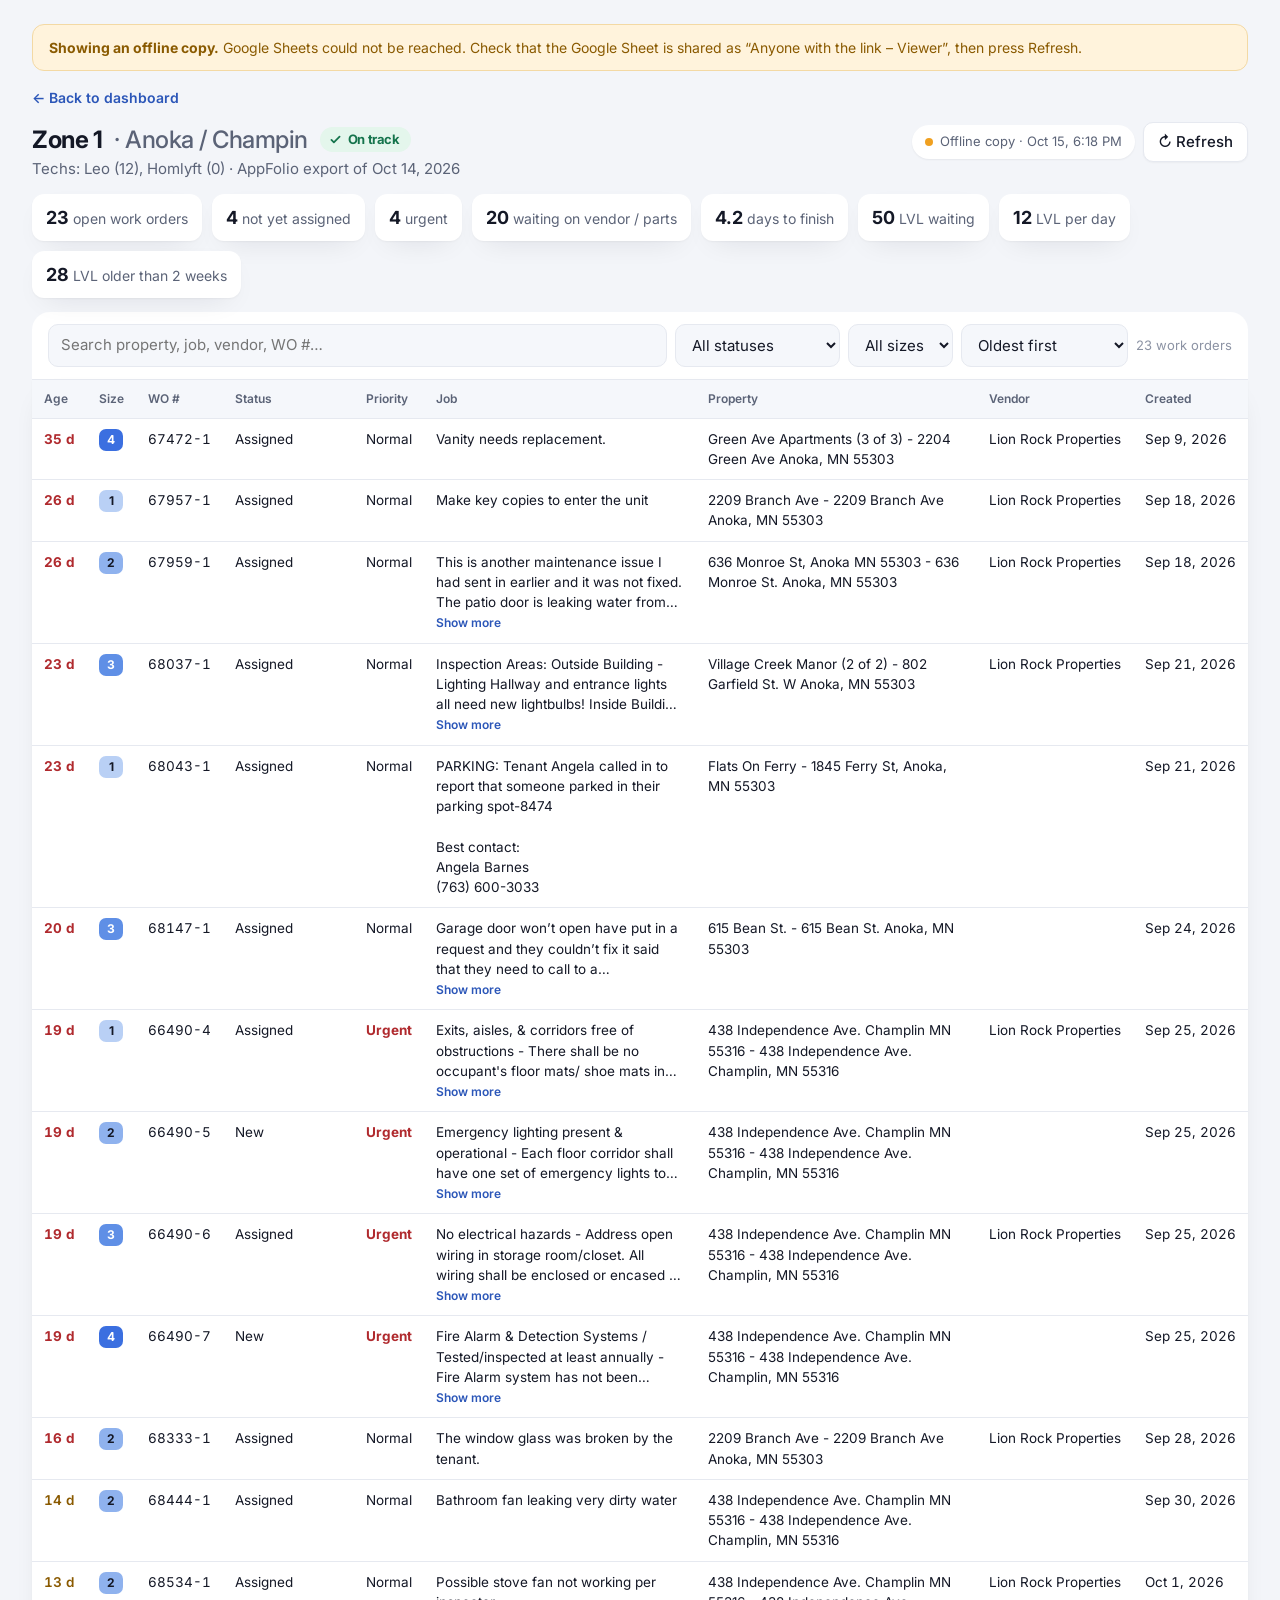
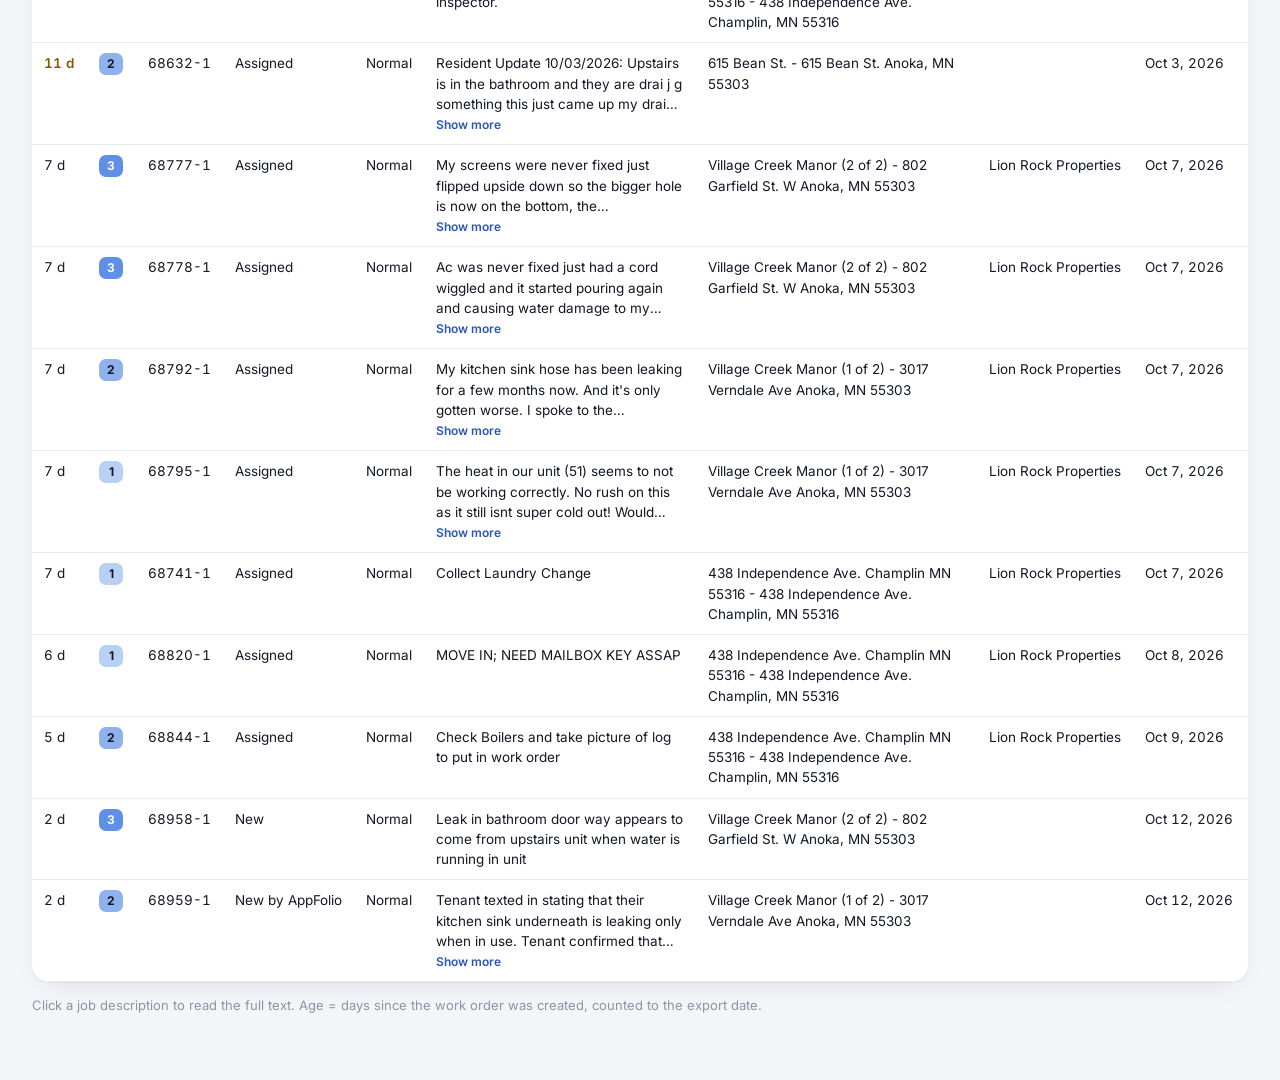
<file: zone.html>
<!doctype html>
<html lang="en">
<head>
<meta charset="utf-8">
<meta name="viewport" content="width=device-width, initial-scale=1">
<title>Zone work orders</title>
<link rel="preconnect" href="https://fonts.googleapis.com">
<link href="https://fonts.googleapis.com/css2?family=Inter:wght@400;500;600;700;800&display=swap" rel="stylesheet">
<link rel="icon" type="image/png" href="favicon.png">
<link rel="apple-touch-icon" href="logo.png">
<link rel="stylesheet" href="styles.css">
</head>
<body>
<div class="wrap zpage">
    <div class="offline-bar" id="offlineBar" hidden><b>Showing an offline copy.</b> <span id="offlineWhy"></span> Check that the Google Sheet is shared as “Anyone with the link – Viewer”, then press Refresh.</div>
  <a class="back" href="index.html#zones">← Back to dashboard</a>
  <div class="zhead">
    <div><h1 id="title">Loading…</h1><p class="sub" id="subtitle"></p></div>
    <div class="src">
      <span class="pill"><span class="dot" id="srcDot"></span><span id="srcText">Loading…</span></span>
      <button class="btn" id="refreshBtn" type="button">↻ Refresh</button>
    </div>
  </div>
  <div class="stats-row" id="stats"></div>

  <div class="tools">
    <input type="search" id="woSearch" placeholder="Search property, job, vendor, WO #…">
    <select id="woStatus" aria-label="Filter by status"></select>
    <select id="woLvl" aria-label="Filter by job size"></select>
    <select id="woSort" aria-label="Sort">
      <option value="age">Oldest first</option>
      <option value="lvl">Biggest jobs first</option>
      <option value="new">Newest first</option>
    </select>
    <span class="count" id="count"></span>
  </div>
  <div class="wotable"><table id="woTable"></table></div>
  <p class="small" style="margin-top:14px">Click a job description to read the full text. Age = days since the work order was created, counted to the export date.</p>
</div>

<script src="parser.js"></script>
<script src="snapshot.js"></script>
<script>
(function () {
  const P = window.LionParser;
  const GOOD_MAX = 5, WARN_MAX = 10;
  const REFRESH_MS = 10 * 60 * 1000;
  const ICONS = {
    good: '<svg viewBox="0 0 16 16" aria-hidden="true"><path d="M3 8.5l3 3 7-7" fill="none" stroke="currentColor" stroke-width="2.2" stroke-linecap="round" stroke-linejoin="round"/></svg>',
    warn: '<svg viewBox="0 0 16 16" aria-hidden="true"><path d="M8 2l6.5 12h-13z" fill="none" stroke="currentColor" stroke-width="1.8" stroke-linejoin="round"/><path d="M8 6.5v3.5M8 12v.2" stroke="currentColor" stroke-width="1.8" stroke-linecap="round"/></svg>',
    crit: '<svg viewBox="0 0 16 16" aria-hidden="true"><circle cx="8" cy="8" r="6.5" fill="none" stroke="currentColor" stroke-width="1.8"/><path d="M8 4.5v4.2M8 11v.2" stroke="currentColor" stroke-width="1.8" stroke-linecap="round"/></svg>'
  };
  const LABEL = { good: 'On track', warn: 'Watch', crit: 'Behind' };
  const $ = id => document.getElementById(id);
  const esc = s => String(s == null ? '' : s).replace(/[&<>"']/g, c => ({ '&': '&amp;', '<': '&lt;', '>': '&gt;', '"': '&quot;', "'": '&#39;' }[c]));
  const fmt = (n, d = 0) => Number(n || 0).toLocaleString(undefined, { minimumFractionDigits: d, maximumFractionDigits: d });
  const status = days => days > WARN_MAX ? 'crit' : days > GOOD_MAX ? 'warn' : 'good';
  const badge = s => `<span class="badge b-${s}">${ICONS[s]}${LABEL[s]}</span>`;
  const shortGroup = g => (g || '').length > 40 ? g.split(',')[0] + ' & more' : (g || '');
  const niceDate = s => s ? new Date(s + 'T00:00').toLocaleDateString(undefined, { month: 'short', day: 'numeric', year: 'numeric' }) : '—';
  const rosterText = z => typeof z.roster === 'string' ? z.roster : (z.roster || []).map(r => `${r.name} (${r.cap})`).join(', ');

  const zoneId = new URLSearchParams(location.search).get('zone') || 'Zone 1';
  let cur = null;

  async function loadLive() {
    const texts = {};
    await Promise.all(['Master Dashboard', zoneId, ...P.OPTIONAL_TABS].map(async tab => {
      const res = await fetch(P.csvUrl(tab), { cache: 'no-store' });
      if (!res.ok) { if (P.OPTIONAL_TABS.includes(tab)) return; throw new Error(tab + ' HTTP ' + res.status); }
      texts[tab] = await res.text();
    }));
    const z = P.buildModel(texts).zones.find(z => z.id === zoneId);
    if (!z) throw new Error(zoneId + ' not found in sheet');
    return z;
  }

  async function load() {
    $('refreshBtn').disabled = true;
    $('srcText').textContent = 'Loading…';
    try {
      cur = await loadLive();
      $('srcDot').className = 'dot live';
      $('offlineBar').hidden = true;
      $('srcText').textContent = 'Live · updated ' + new Date().toLocaleTimeString([], { hour: 'numeric', minute: '2-digit' });
    } catch (e) {
      console.warn('Live load failed, using snapshot:', e);
      $('offlineBar').hidden = false;
      $('offlineWhy').textContent = /401|403/.test(String(e)) ? 'Google Sheets refused access (' + (String(e).match(/40[13]/)||[''])[0] + ').' : 'Google Sheets could not be reached.';
      if (!cur && window.LION_SNAPSHOT) cur = window.LION_SNAPSHOT.zones.find(z => z.id === zoneId) || null;
      $('srcDot').className = 'dot off';
      $('srcText').textContent = cur ? 'Offline copy · ' + new Date(window.LION_SNAPSHOT.snapshotAt).toLocaleString([], { month: 'short', day: 'numeric', hour: 'numeric', minute: '2-digit' }) : 'Could not load data';
    }
    $('refreshBtn').disabled = false;
    if (cur) renderHead(); else $('title').textContent = zoneId + ' — no data';
    renderWos();
  }

  function renderHead() {
    const s = status(cur.days);
    document.title = `${cur.id} · ${shortGroup(cur.group)} — work orders`;
    $('title').innerHTML = `${esc(cur.id)} <span class="sub" style="font-weight:500">· ${esc(cur.group)}</span> ${badge(s)}`;
    $('subtitle').textContent = `Techs: ${rosterText(cur)} · AppFolio export of ${niceDate(cur.exportDate)}`;
    $('stats').innerHTML = [
      [fmt(cur.openWos), 'open work orders'], [fmt(cur.newWos), 'not yet assigned'], [fmt(cur.urgent), 'urgent'], [fmt(cur.waiting), 'waiting on vendor / parts'], [fmt(cur.days, 1), 'days to finish'],
      [fmt(cur.totalLvl), 'LVL waiting'], [fmt(cur.dailyCap), 'LVL per day'], [fmt(cur.over2wk), 'LVL older than 2 weeks']
    ].map(([v, l]) => `<span><b>${v}</b>${l}</span>`).join('');
    const statuses = [...new Set((cur.wos || []).map(w => w.status))].sort();
    const keepS = $('woStatus').value, keepL = $('woLvl').value;
    $('woStatus').innerHTML = `<option value="">All statuses</option>` + statuses.map(s => `<option>${esc(s)}</option>`).join('');
    $('woLvl').innerHTML = `<option value="">All sizes</option>` + [1, 2, 3, 4, 5, 6, 7, 8].map(l => `<option value="${l}">LVL ${l}</option>`).join('');
    $('woStatus').value = keepS; $('woLvl').value = keepL;
  }

  function renderWos() {
    const wos = (cur && cur.wos) || [];
    const q = $('woSearch').value.trim().toLowerCase(), st = $('woStatus').value, lv = $('woLvl').value, so = $('woSort').value;
    const list = wos.filter(w => (!st || w.status === st) && (!lv || w.lvl === +lv) &&
      (!q || [w.property, w.wo, w.desc, w.vendor, w.city, w.instr].join(' ').toLowerCase().includes(q)));
    list.sort(so === 'lvl' ? (a, b) => b.lvl - a.lvl || (b.age || 0) - (a.age || 0)
      : so === 'new' ? (a, b) => (a.age || 0) - (b.age || 0) : (a, b) => (b.age || 0) - (a.age || 0));
    $('count').textContent = list.length === wos.length ? `${wos.length} work orders` : `${list.length} of ${wos.length} work orders`;
    if (!wos.length) { $('woTable').innerHTML = '<tbody><tr><td class="l">No work order details available for this zone.</td></tr></tbody>'; return; }
    $('woTable').innerHTML = `<thead><tr><th class="l">Age</th><th class="l">Size</th><th class="l">WO #</th><th class="l">Status</th><th class="l">Priority</th><th class="l">Job</th><th class="l">Property</th><th class="l">Vendor</th><th class="l">Created</th></tr></thead>
      <tbody>${list.map(w => {
        const l = Math.min(8, Math.max(1, w.lvl || 1));
        const long = w.desc.length > 160;
        return `<tr>
          <td class="l num ${w.age > 14 ? 'age-hi' : w.age > 7 ? 'age-md' : ''}">${w.age == null ? '—' : fmt(w.age) + ' d'}</td>
          <td class="l"><span class="lvl c${l}" style="background:var(--l${l})">${w.lvl || '?'}</span></td>
          <td class="l num">${esc(w.wo)}</td><td class="l">${esc(w.status)}</td><td class="l ${/urgent|emergency/i.test(w.priority) ? 'no' : ''}">${esc(w.priority || '—')}</td>
          <td class="wrapcell" style="max-width:480px"><div class="jobtxt${long ? '' : ' open'}" title="${esc(w.instr)}">${esc(w.desc)}</div>${long ? '<span class="hint">Show more</span>' : ''}</td>
          <td class="wrapcell" style="min-width:200px">${esc(w.property)}</td><td class="l">${esc(w.vendor)}</td><td class="l num">${niceDate(w.created)}</td></tr>`;
      }).join('') || '<tr><td class="l" colspan="9">No work orders match these filters.</td></tr>'}</tbody>`;
  }

  document.addEventListener('click', e => {
    const cell = e.target.closest('td');
    const j = cell && cell.querySelector('.jobtxt'), h = cell && cell.querySelector('.hint');
    if (j && h) { j.classList.toggle('open'); h.textContent = j.classList.contains('open') ? 'Show less' : 'Show more'; }
  });
  ['woSearch', 'woStatus', 'woLvl', 'woSort'].forEach(id => $(id).addEventListener('input', renderWos));
  $('refreshBtn').addEventListener('click', load);

  if (window.LION_SNAPSHOT) { cur = window.LION_SNAPSHOT.zones.find(z => z.id === zoneId) || null; if (cur) { renderHead(); renderWos(); } }
  load();
  setInterval(load, REFRESH_MS);
})();
</script>
</body>
</html>
</file>
<file: styles.css>
:root {
  color-scheme: light;
  --page: #f3f5f9; --surface: #ffffff; --surface-2: #f5f7fb; --surface-3: #eaeef5;
  --ink: #141826; --ink-2: #5b6377; --muted: #8c93a4;
  --grid: #e6e9f0; --axis: #cdd3de;
  --accent: #3b6fe0; --accent-soft: #e8efff; --accent-ink: #2b56b8;
  --navy: #1b2a4a; --navy-2: #27407a;
  --good: #22a06b; --good-bg: #e4f6ec; --good-ink: #15744c;
  --warn: #f0a020; --warn-bg: #fff3dc; --warn-ink: #8a5a00;
  --crit: #e5484d; --crit-bg: #fde8e8; --crit-ink: #b02a2e;
  --l1: #b9d0f5; --l2: #8fb2ee; --l3: #5f8fe6; --l4: #3b6fe0; --l5: #2448a8; --l6: #1b3684; --l7: #142a69; --l8: #0d1d4d;
  --shadow: 0 1px 2px rgba(20,24,38,.04), 0 10px 30px -14px rgba(20,24,38,.14);
  --r: 18px;
  --sidebar: 236px;
}
* { box-sizing: border-box; }
html { scroll-behavior: smooth; }
body { margin: 0; background: var(--page); color: var(--ink);
  font: 15px/1.5 Inter, system-ui, -apple-system, "Segoe UI", sans-serif; -webkit-font-smoothing: antialiased; }
h1 { font-size: 24px; font-weight: 700; margin: 0; letter-spacing: -0.02em; }
h2 { font-size: 18px; font-weight: 650; margin: 0; letter-spacing: -0.01em; }
p { margin: 0; }
a { color: var(--accent-ink); }
.sub { color: var(--ink-2); }
.small { font-size: 13px; color: var(--muted); }
.num { font-variant-numeric: tabular-nums; }
button, select, input { font: inherit; color: inherit; }
.btn { background: var(--surface); border: 1px solid var(--grid); border-radius: 10px; padding: 8px 14px;
  cursor: pointer; font-weight: 500; box-shadow: 0 1px 2px rgba(20,24,38,.04); display: inline-flex; align-items: center; gap: 6px; }
.btn:hover { background: var(--surface-2); }
.btn svg { width: 15px; height: 15px; }
.btn:focus-visible, .zone:focus-visible, .side a:focus-visible { outline: 2px solid var(--accent); outline-offset: 2px; }
.card { background: var(--surface); border-radius: var(--r); padding: 22px; box-shadow: var(--shadow); }

/* ---------- App shell ---------- */
.app { display: grid; grid-template-columns: var(--sidebar) 1fr; min-height: 100vh; }
.side { background: var(--surface); border-right: 1px solid var(--grid); padding: 22px 16px; position: sticky; top: 0; height: 100vh;
  display: flex; flex-direction: column; gap: 6px; }
.brand { display: flex; align-items: center; gap: 10px; padding: 4px 8px 18px; }
.logo { width: 38px; height: 38px; border-radius: 50%; overflow: hidden; background: #fff; flex: none; box-shadow: 0 2px 8px -2px rgba(20,24,38,.3); display: grid; place-items: center; }
.logo img { width: 100%; height: 100%; object-fit: cover; display: block; }
.brand b { display: block; font-size: 15px; letter-spacing: -0.01em; }
.brand span { font-size: 12px; color: var(--muted); }
.side a { display: flex; align-items: center; gap: 10px; padding: 10px 12px; border-radius: 11px; color: var(--ink-2); text-decoration: none; font-weight: 500; font-size: 14px; }
.side a svg { width: 18px; height: 18px; flex: none; opacity: .8; }
.side a:hover { background: var(--surface-2); color: var(--ink); }
.side a.active { background: var(--accent-soft); color: var(--accent-ink); }
.side .foot { margin-top: auto; padding: 14px 12px 0; border-top: 1px solid var(--grid); font-size: 12.5px; color: var(--muted); display: flex; flex-direction: column; gap: 8px; }
.main { min-width: 0; }
.wrap { max-width: 1240px; margin: 0 auto; padding: 28px 40px 64px; }

.topbar { display: flex; flex-wrap: wrap; gap: 14px; align-items: center; justify-content: space-between; margin-bottom: 22px; }
.topbar .sub { font-size: 14px; }
.src { display: flex; gap: 8px; align-items: center; flex-wrap: wrap; }
.pill { display: inline-flex; align-items: center; gap: 7px; padding: 7px 13px; border-radius: 999px;
  background: var(--surface); box-shadow: 0 1px 2px rgba(20,24,38,.06); font-size: 13px; color: var(--ink-2); }
.dot { width: 8px; height: 8px; border-radius: 50%; background: var(--muted); }
.dot.live { background: var(--good); box-shadow: 0 0 0 3px rgba(34,160,107,.18); } .dot.off { background: var(--warn); }

/* ---------- Hero ---------- */
.hero { display: grid; grid-template-columns: 1.15fr 1fr; gap: 16px; margin-bottom: 18px; }
.banner { border-radius: var(--r); padding: 28px 30px; color: #fff; position: relative; overflow: hidden;
  background: linear-gradient(135deg, var(--navy) 0%, var(--navy-2) 55%, #3b6fe0 130%); display: flex; flex-direction: column; justify-content: center; gap: 12px;
  box-shadow: 0 16px 40px -20px rgba(27,42,74,.6); }
.banner::after { content: ''; position: absolute; width: 320px; height: 320px; border-radius: 50%; right: -110px; top: -140px; background: rgba(255,255,255,.06); }
.banner::before { content: ''; position: absolute; width: 200px; height: 200px; border-radius: 50%; right: 60px; bottom: -120px; background: rgba(255,255,255,.05); }
.banner > * { position: relative; }
.banner .eyebrow { font-size: 12.5px; letter-spacing: .08em; text-transform: uppercase; opacity: .7; font-weight: 600; }
.banner .headline { font-size: 25px; font-weight: 700; line-height: 1.3; letter-spacing: -0.02em; }
.banner .headline .hl { background: rgba(255,255,255,.14); border-radius: 8px; padding: 0 8px; white-space: nowrap; }
.banner .meaning { font-size: 14.5px; opacity: .85; max-width: 520px; }
.banner .badge { align-self: flex-start; }
.banner .b-good { background: rgba(34,160,107,.25); color: #c9f2dc; } .banner .b-warn { background: rgba(240,160,32,.28); color: #ffe3b0; } .banner .b-crit { background: rgba(229,72,77,.3); color: #ffd0d2; }
.kpis { display: grid; grid-template-columns: 1fr 1fr; gap: 14px; }
.kpi { display: flex; gap: 14px; align-items: center; padding: 18px 20px; }
.kpi .ico { width: 46px; height: 46px; border-radius: 14px; display: grid; place-items: center; flex: none; }
.kpi .ico svg { width: 22px; height: 22px; }
.kpi .ico.blue { background: var(--accent-soft); color: var(--accent-ink); }
.kpi .ico.good { background: var(--good-bg); color: var(--good-ink); }
.kpi .ico.warn { background: var(--warn-bg); color: var(--warn-ink); }
.kpi .ico.crit { background: var(--crit-bg); color: var(--crit-ink); }
.kpi .ico.gray { background: var(--surface-3); color: var(--ink-2); }
.kpi .label { font-size: 13px; color: var(--ink-2); font-weight: 500; }
.kpi .value { font-size: 28px; font-weight: 800; letter-spacing: -0.03em; line-height: 1.15; }
.kpi .value small { font-size: 13px; font-weight: 500; color: var(--ink-2); margin-left: 5px; letter-spacing: 0; }
.kpi .hint { font-size: 12.5px; color: var(--muted); }

.badge { display: inline-flex; align-items: center; gap: 6px; border-radius: 999px; padding: 5px 12px 5px 9px;
  font-size: 13px; font-weight: 700; white-space: nowrap; line-height: 1.2; }
.badge svg { width: 13px; height: 13px; }
.b-good { background: var(--good-bg); color: var(--good-ink); }
.b-warn { background: var(--warn-bg); color: var(--warn-ink); }
.b-crit { background: var(--crit-bg); color: var(--crit-ink); }

.sec-head { display: flex; justify-content: space-between; align-items: flex-end; gap: 12px; flex-wrap: wrap; margin: 30px 0 14px; }
.legend { display: flex; gap: 10px 16px; flex-wrap: wrap; font-size: 13.5px; color: var(--ink-2); align-items: center; }
.legend .n { font-weight: 700; color: var(--ink); margin-left: 4px; }
.sw { display: inline-block; width: 10px; height: 10px; border-radius: 3px; margin-right: 6px; vertical-align: -1px; }

/* ---------- Zone cards ---------- */
.zones { display: grid; grid-template-columns: repeat(auto-fill, minmax(290px, 1fr)); gap: 16px; }
.zone { display: flex; flex-direction: column; gap: 16px; text-decoration: none; color: inherit; position: relative;
  transition: transform .15s, box-shadow .15s; }
.zone:hover { transform: translateY(-3px); box-shadow: 0 2px 4px rgba(20,24,38,.04), 0 20px 40px -18px rgba(20,24,38,.25); }
.zone .zt { display: flex; justify-content: space-between; gap: 8px; align-items: flex-start; }
.zone .name { font-weight: 700; font-size: 18px; letter-spacing: -0.01em; }
.zone .grp { font-size: 13px; color: var(--ink-2); overflow: hidden; text-overflow: ellipsis; white-space: nowrap; max-width: 170px; }
.zone .body { display: flex; align-items: center; gap: 18px; }
.ring { width: 104px; height: 104px; flex: none; position: relative; }
.ring svg { width: 100%; height: 100%; transform: rotate(-90deg); }
.ring circle { fill: none; stroke-width: 10; stroke-linecap: round; }
.ring .bg { stroke: var(--surface-3); }
.ring .fg { transition: stroke-dashoffset .6s ease; }
.ring .c { position: absolute; inset: 0; display: flex; flex-direction: column; align-items: center; justify-content: center; line-height: 1; }
.ring .c b { font-size: 26px; font-weight: 800; letter-spacing: -0.03em; }
.ring .c span { font-size: 10.5px; color: var(--muted); margin-top: 3px; text-transform: uppercase; letter-spacing: .05em; font-weight: 600; }
.zone .stats { display: flex; flex-direction: column; gap: 8px; min-width: 0; flex: 1; }
.zone .stats div { display: flex; justify-content: space-between; gap: 10px; font-size: 13.5px; color: var(--ink-2); border-bottom: 1px dashed var(--grid); padding-bottom: 6px; }
.zone .stats div:last-child { border: 0; padding: 0; }
.zone .stats b { color: var(--ink); font-weight: 700; white-space: nowrap; }
.zone .why { font-size: 13px; color: var(--ink-2); }
.zone .foot { display: flex; justify-content: space-between; align-items: center; gap: 8px; font-size: 13px; color: var(--ink-2); margin-top: auto; }
.zone .foot .techs { display: flex; gap: 6px; align-items: center; min-width: 0; overflow: hidden; text-overflow: ellipsis; white-space: nowrap; }
.zone .foot svg { width: 14px; height: 14px; flex: none; }
.zone .more { color: var(--accent-ink); font-weight: 600; white-space: nowrap; }

/* ---------- Charts ---------- */
.grid2 { display: grid; grid-template-columns: 1fr 1fr; gap: 16px; }
.chart-row { display: grid; grid-template-columns: 70px 1fr 64px; align-items: center; gap: 10px; height: 34px; position: relative; border-radius: 8px; }
.chart-row:hover { background: var(--surface-2); }
.chart-row .lab { font-size: 13px; color: var(--ink-2); white-space: nowrap; overflow: hidden; text-overflow: ellipsis; padding-left: 6px; }
.chart-row .val { font-size: 13px; text-align: right; color: var(--ink); font-weight: 500; padding-right: 6px; }
.track { position: relative; height: 100%; display: flex; align-items: center; }
.bar { height: 18px; border-radius: 0 6px 6px 0; display: flex; gap: 2px; }
.bar > span { height: 100%; }
.bar > span:last-child { border-radius: 0 6px 6px 0; }
.ref { position: absolute; top: -4px; bottom: -4px; width: 0; border-left: 1.5px dashed var(--axis); pointer-events: none; }
.ref-lab { position: absolute; top: -20px; font-size: 11.5px; color: var(--muted); transform: translateX(-50%); white-space: nowrap; }
.chart-body { padding-top: 26px; position: relative; }

.tip { position: fixed; z-index: 50; pointer-events: none; background: var(--ink); color: #fff;
  border-radius: 10px; padding: 9px 12px; font-size: 12.5px; box-shadow: 0 8px 24px rgba(0,0,0,.2); max-width: 260px; display: none; }
.tip b { display: block; margin-bottom: 3px; }
.tip .r { display: flex; justify-content: space-between; gap: 16px; opacity: .92; }
.tip .badge { margin-top: 4px; font-size: 12px; }

/* ---------- Collapsible details ---------- */
details.sect { padding: 0; margin-top: 12px; }
details.sect > summary { cursor: pointer; list-style: none; display: flex; align-items: center; gap: 10px; padding: 18px 22px; font-weight: 600; font-size: 15.5px; }
details.sect > summary::-webkit-details-marker { display: none; }
details.sect > summary::before { content: ''; width: 8px; height: 8px; border-right: 2px solid var(--ink-2); border-bottom: 2px solid var(--ink-2);
  transform: rotate(-45deg); transition: transform .15s; margin-left: 2px; }
details.sect[open] > summary::before { transform: rotate(45deg); }
details.sect > summary .small { font-weight: 400; margin-left: auto; }
details.sect .inner { padding: 0 22px 22px; }
.table-wrap { overflow-x: auto; }
table { width: 100%; border-collapse: collapse; font-size: 13.5px; }
th, td { padding: 10px 12px; text-align: right; border-bottom: 1px solid var(--grid); white-space: nowrap; }
th { font-size: 12px; color: var(--ink-2); font-weight: 600; background: var(--surface-2); position: sticky; top: 0; }
th:first-child, td:first-child, th.l, td.l { text-align: left; }
tbody tr:hover { background: var(--surface-2); }
tfoot td { font-weight: 700; border-top: 2px solid var(--axis); border-bottom: 0; }
td.wrapcell { white-space: normal; min-width: 220px; text-align: left; }
tr.click { cursor: pointer; }
.help dl { display: grid; grid-template-columns: 190px 1fr; gap: 10px 16px; margin: 0; }
.help dt { font-weight: 600; } .help dd { margin: 0; color: var(--ink-2); }

/* ---------- Zone page ---------- */
.zpage { max-width: 1280px; margin: 0 auto; padding: 24px 32px 64px; }
.back { display: inline-flex; align-items: center; gap: 6px; color: var(--accent-ink); font-weight: 600; text-decoration: none; font-size: 14px; }
.back:hover { text-decoration: underline; }
.zhead { display: flex; justify-content: space-between; gap: 16px; align-items: flex-start; flex-wrap: wrap; margin: 12px 0 14px; }
.zhead h1 { display: flex; align-items: center; gap: 12px; flex-wrap: wrap; }
.stats-row { display: flex; gap: 10px; flex-wrap: wrap; margin-bottom: 14px; }
.stats-row span { background: var(--surface); box-shadow: var(--shadow); border-radius: 12px; padding: 10px 14px; font-size: 14px; color: var(--ink-2); }
.stats-row b { color: var(--ink); font-size: 18px; margin-right: 4px; }
.tools { display: flex; gap: 8px; flex-wrap: wrap; padding: 12px 16px; background: var(--surface); border-radius: var(--r) var(--r) 0 0; border-bottom: 1px solid var(--grid); }
.tools input, .tools select { background: var(--surface-2); border: 1px solid var(--grid); border-radius: 10px; padding: 9px 12px; }
.tools input { flex: 1; min-width: 200px; }
.tools .count { align-self: center; font-size: 13px; color: var(--muted); margin-left: auto; white-space: nowrap; }
.wotable { background: var(--surface); border-radius: 0 0 var(--r) var(--r); box-shadow: var(--shadow); overflow-x: auto; }
.wotable td { vertical-align: top; }
.jobtxt { display: -webkit-box; -webkit-line-clamp: 3; -webkit-box-orient: vertical; overflow: hidden; }
.jobtxt.open { -webkit-line-clamp: unset; display: block; white-space: pre-wrap; }
.wotable .hint { color: var(--accent-ink); font-size: 12px; font-weight: 600; cursor: pointer; display: inline-block; margin-top: 2px; }
.lvl { display: inline-block; min-width: 24px; text-align: center; border-radius: 7px; padding: 2px 6px; font-weight: 700; font-size: 12px; color: #fff; }
.lvl.c1, .lvl.c2 { color: var(--ink); }
.age-hi { color: var(--crit-ink); font-weight: 700; } .age-md { color: var(--warn-ink); font-weight: 600; }

/* ---------- Responsive ---------- */
@media (max-width: 1100px) { .hero { grid-template-columns: 1fr; } }
@media (max-width: 900px) {
  .app { grid-template-columns: 1fr; }
  .side { position: static; height: auto; flex-direction: row; align-items: center; flex-wrap: wrap; gap: 4px; padding: 12px 16px; border-right: 0; border-bottom: 1px solid var(--grid); }
  .brand { padding: 0 8px 0 0; margin-right: auto; }
  .side a { padding: 8px 10px; font-size: 13px; }
  .side a svg { display: none; }
  .side .foot { display: none; }
  .wrap { padding: 20px 20px 48px; }
  .grid2 { grid-template-columns: 1fr; }
}
@media (max-width: 620px) {
  .wrap { padding: 16px 16px 48px; }
  .zpage { padding: 16px 16px 48px; }
  .banner { padding: 22px; } .banner .headline { font-size: 20px; }
  .kpis { grid-template-columns: 1fr; }
  .help dl { grid-template-columns: 1fr; }
  .chart-row { grid-template-columns: 56px 1fr 54px; }
}

/* ---------- Sidebar page groups ---------- */
.side .grp-label { font-size: 11px; text-transform: uppercase; letter-spacing: .08em; color: var(--muted); padding: 14px 12px 4px; font-weight: 600; }
.side a.page { font-weight: 600; }
.side a.page.active { background: var(--navy); color: #fff; }

/* ---------- Performance page ---------- */
.colchart { width: 100%; height: auto; display: block; overflow: visible; }
.colchart text { font: 500 11px Inter, system-ui, sans-serif; fill: var(--muted); }
.colchart .rate { font-weight: 700; fill: var(--ink); font-size: 11.5px; }
.colchart .gl { stroke: var(--grid); stroke-width: 1; }
.colchart .hit { fill: transparent; }
.colchart g:hover .hit { fill: rgba(59,111,224,.06); }
.chart-foot { display: flex; gap: 16px; flex-wrap: wrap; font-size: 13px; color: var(--ink-2); margin-top: 10px; align-items: center; }
.techs { display: grid; grid-template-columns: repeat(auto-fill, minmax(230px, 1fr)); gap: 14px; }
.tech { display: flex; flex-direction: column; gap: 10px; padding: 18px 20px; }
.tech .tt { display: flex; justify-content: space-between; align-items: center; gap: 8px; }
.tech .name { font-weight: 700; font-size: 16px; }
.tech .rate { font-size: 34px; font-weight: 800; letter-spacing: -0.03em; line-height: 1; }
.tech .rate small { font-size: 13px; color: var(--ink-2); font-weight: 500; letter-spacing: 0; margin-left: 6px; }
.tech .mini { display: grid; grid-template-columns: 84px 1fr 52px; gap: 8px; align-items: center; font-size: 12.5px; color: var(--ink-2); }
.tech .mini .meter { margin: 0; height: 8px; }
.tech .mini b { text-align: right; color: var(--ink); }
.meter { position: relative; height: 10px; background: var(--surface-3); border-radius: 5px; overflow: hidden; }
.meter i { position: absolute; inset: 0 auto 0 0; border-radius: 5px; }
.zrows { display: flex; flex-direction: column; gap: 8px; }
.zr { display: grid; grid-template-columns: 76px 1fr 200px; gap: 14px; align-items: center; padding: 10px 12px; border-radius: 12px; background: var(--surface-2); }
.zr .zn { font-weight: 700; }
.zr .bars { display: flex; flex-direction: column; gap: 4px; }
.zr .bars .meter { height: 8px; background: transparent; }
.zr .net { font-size: 13px; text-align: right; color: var(--ink-2); }
.zr .net b { display: block; font-size: 15px; white-space: nowrap; }
.net-up { color: var(--crit-ink); } .net-down { color: var(--good-ink); }
.chips { display: flex; gap: 8px; flex-wrap: wrap; margin: 10px 0 2px; }
.chips span { background: var(--surface-2); border-radius: 8px; padding: 5px 10px; font-size: 13px; color: var(--ink-2); }
.chips b { color: var(--ink); }
.yes { color: var(--good-ink); font-weight: 700; } .no { color: var(--crit-ink); font-weight: 700; }

/* Fallback: hide the badge Netlify injects on free-plan sites (official fix is Project configuration > General > Powered by Netlify badge > Off) */
#nl-badge-frame, iframe[src*="/.netlify/scripts/hud"] { display: none !important; }

/* Offline warning */
.offline-bar { background: var(--warn-bg); color: var(--warn-ink); border: 1px solid #f3d9a4; border-radius: 12px; padding: 12px 16px; margin-bottom: 16px; font-size: 14px; }
</file>
